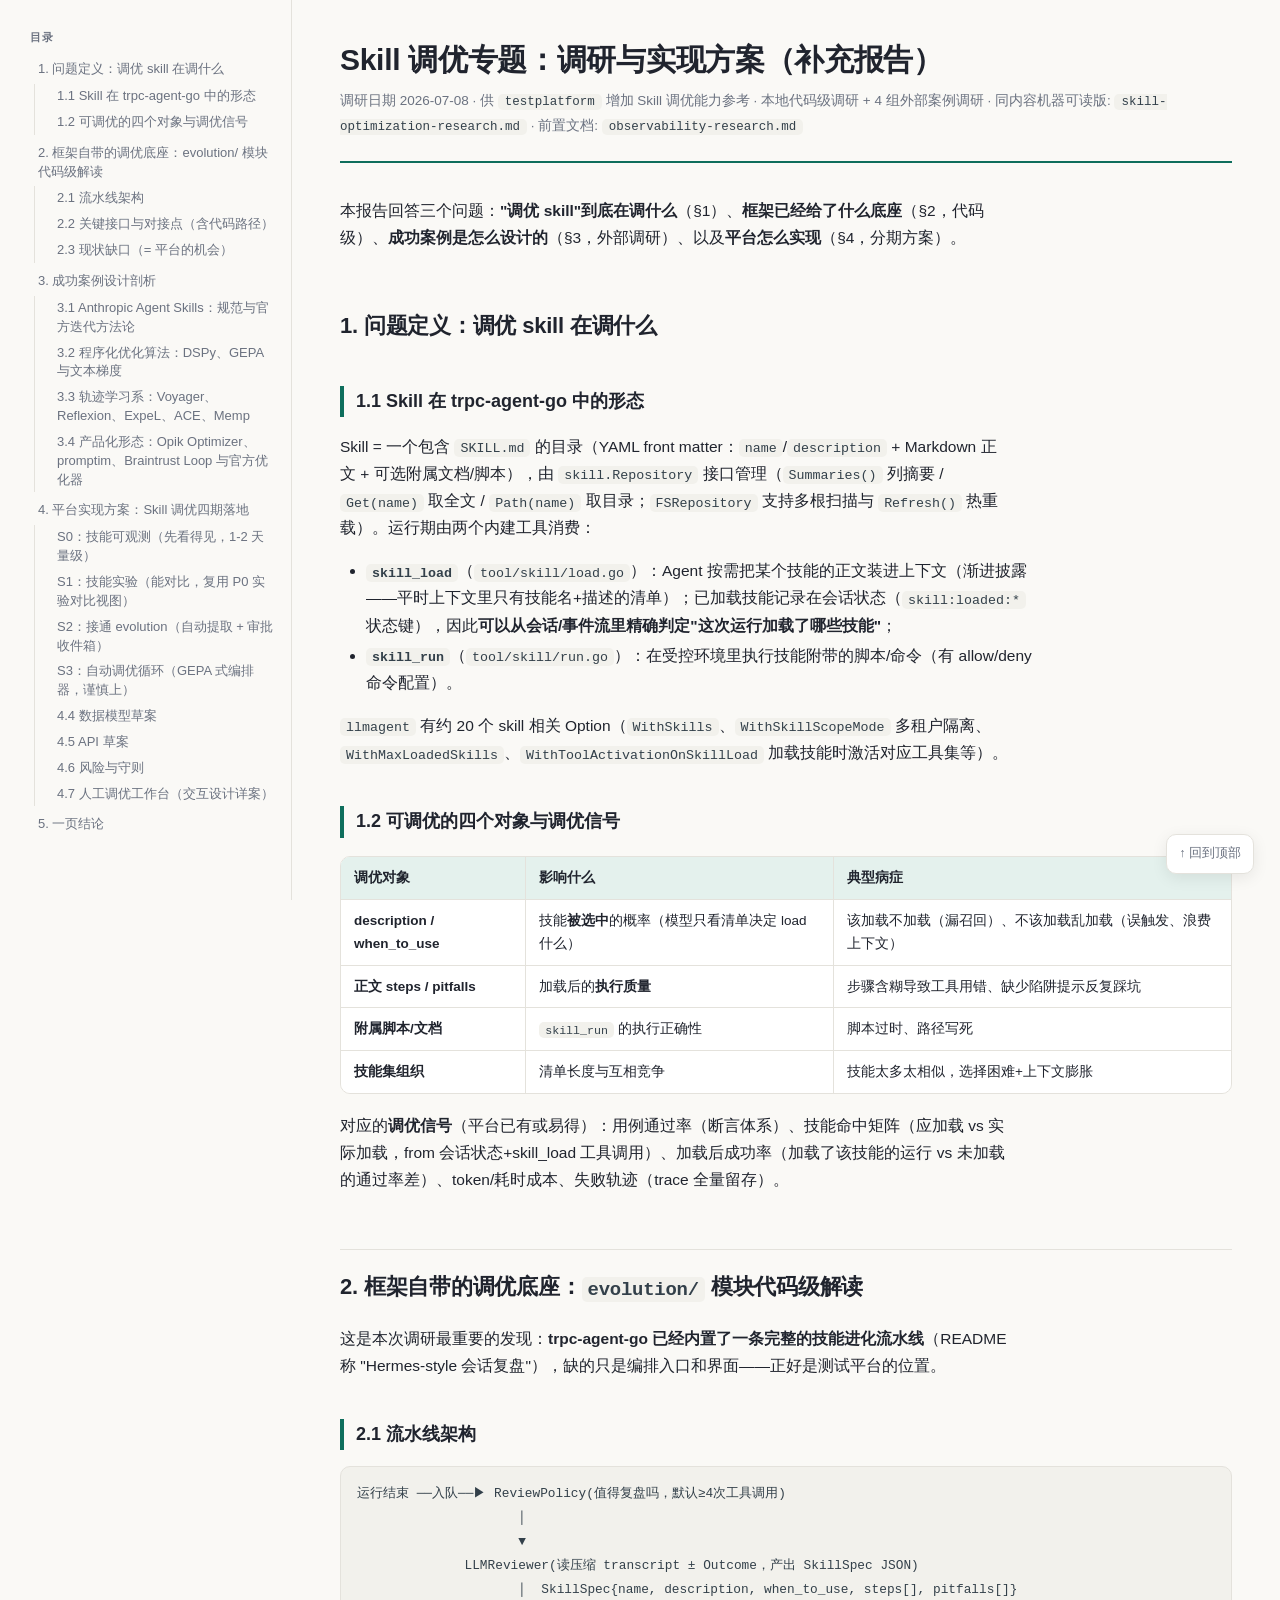
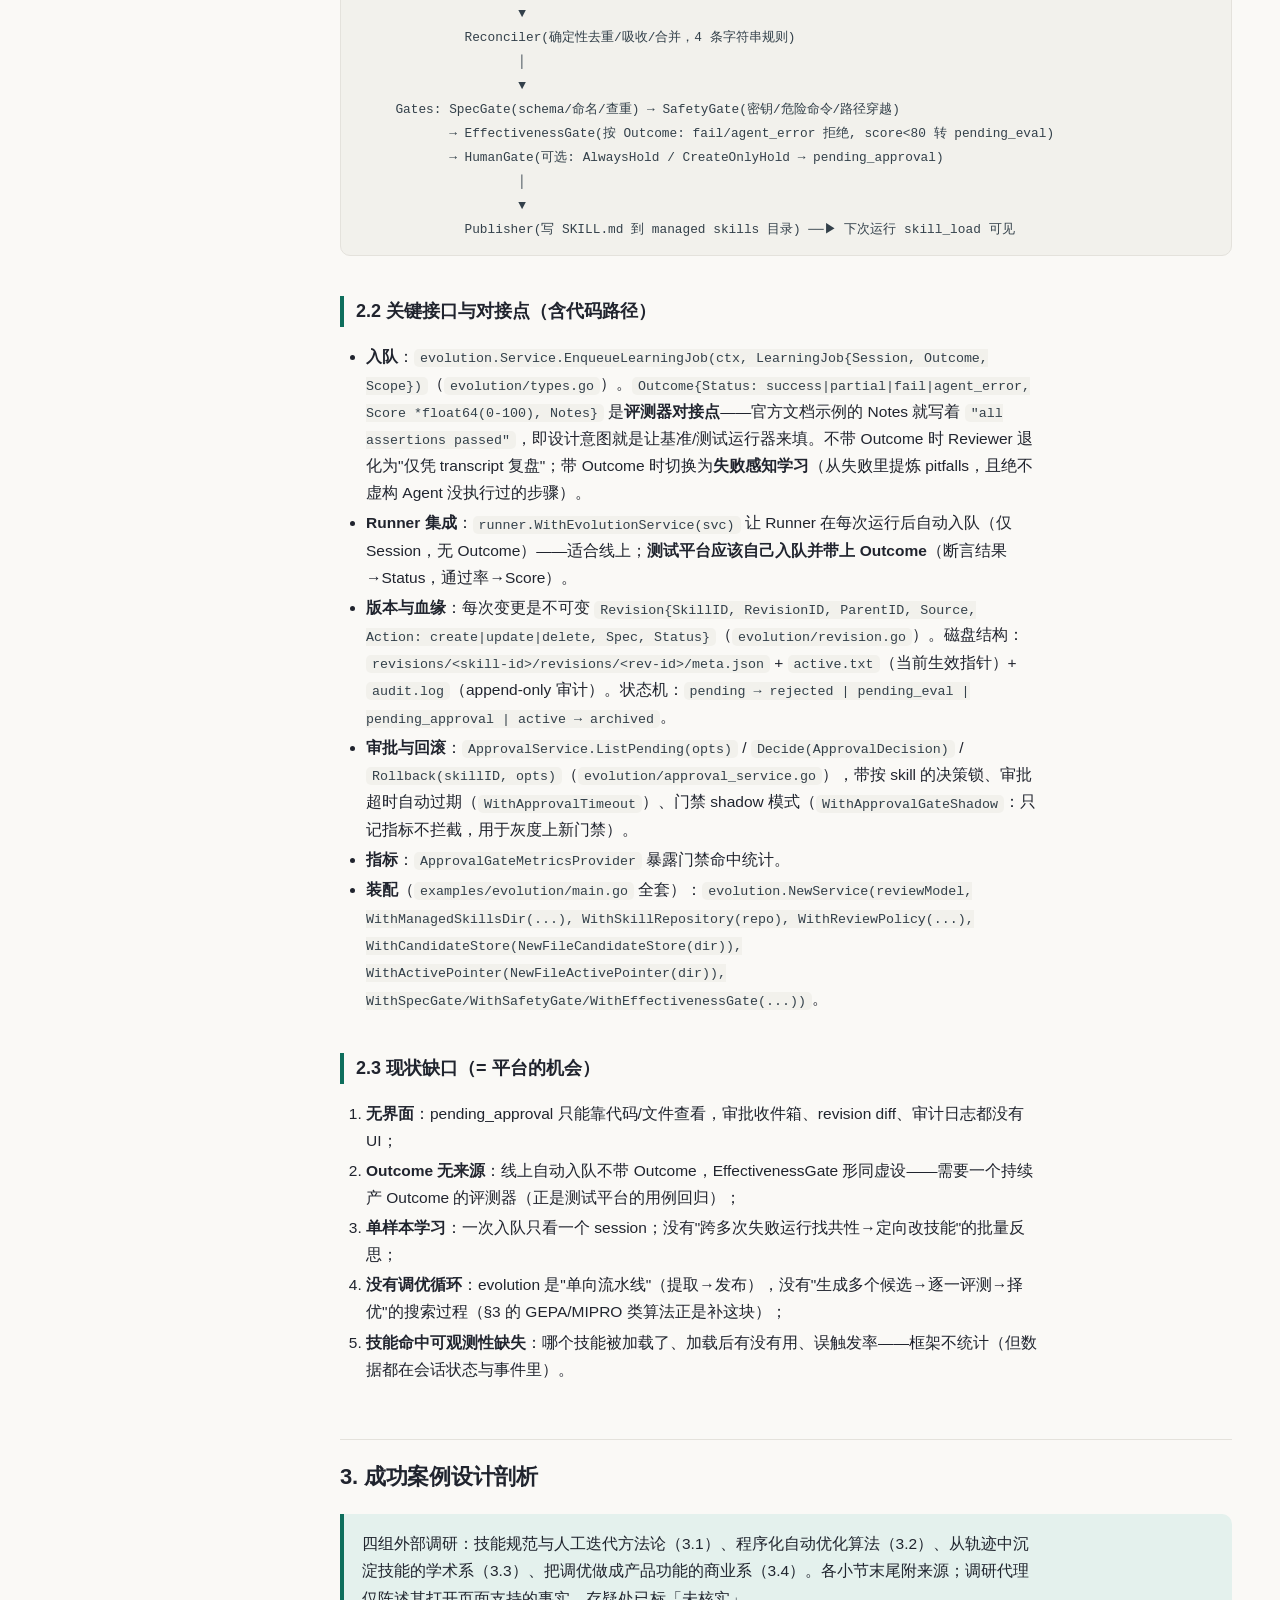
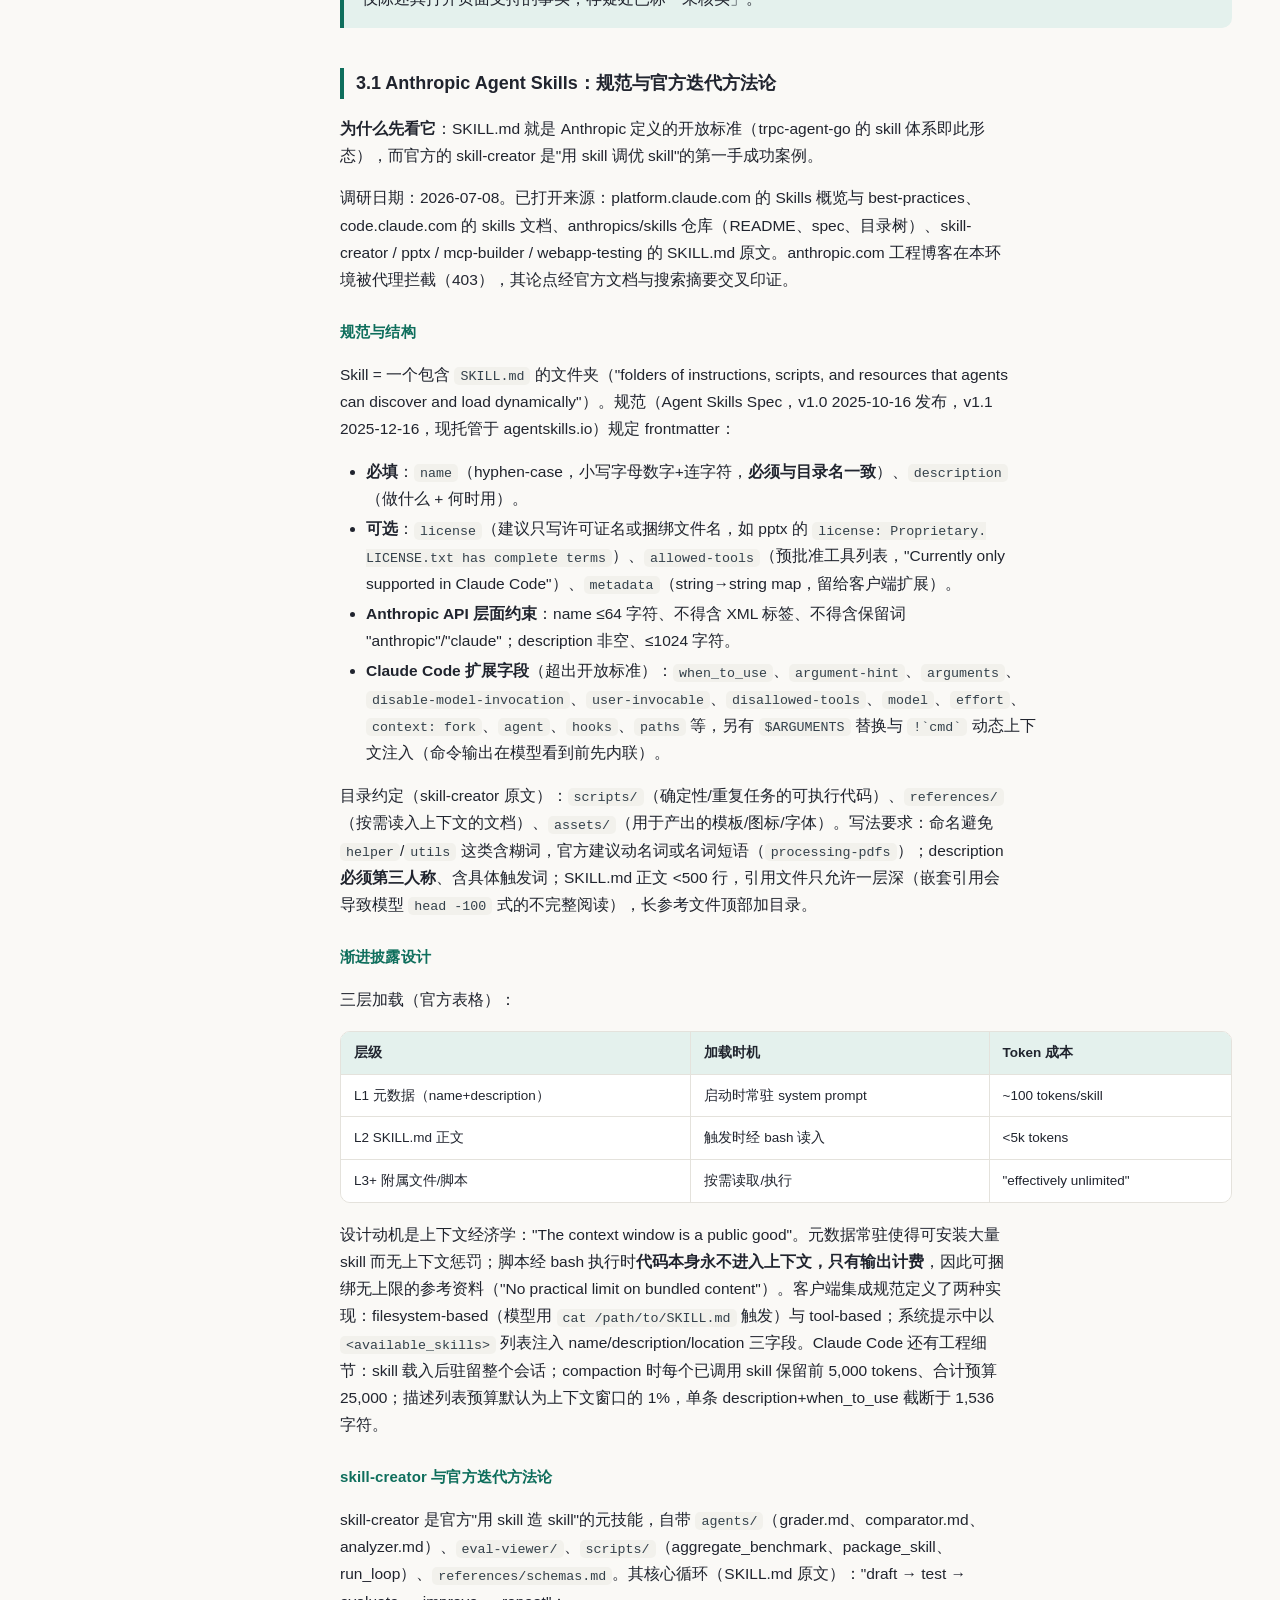
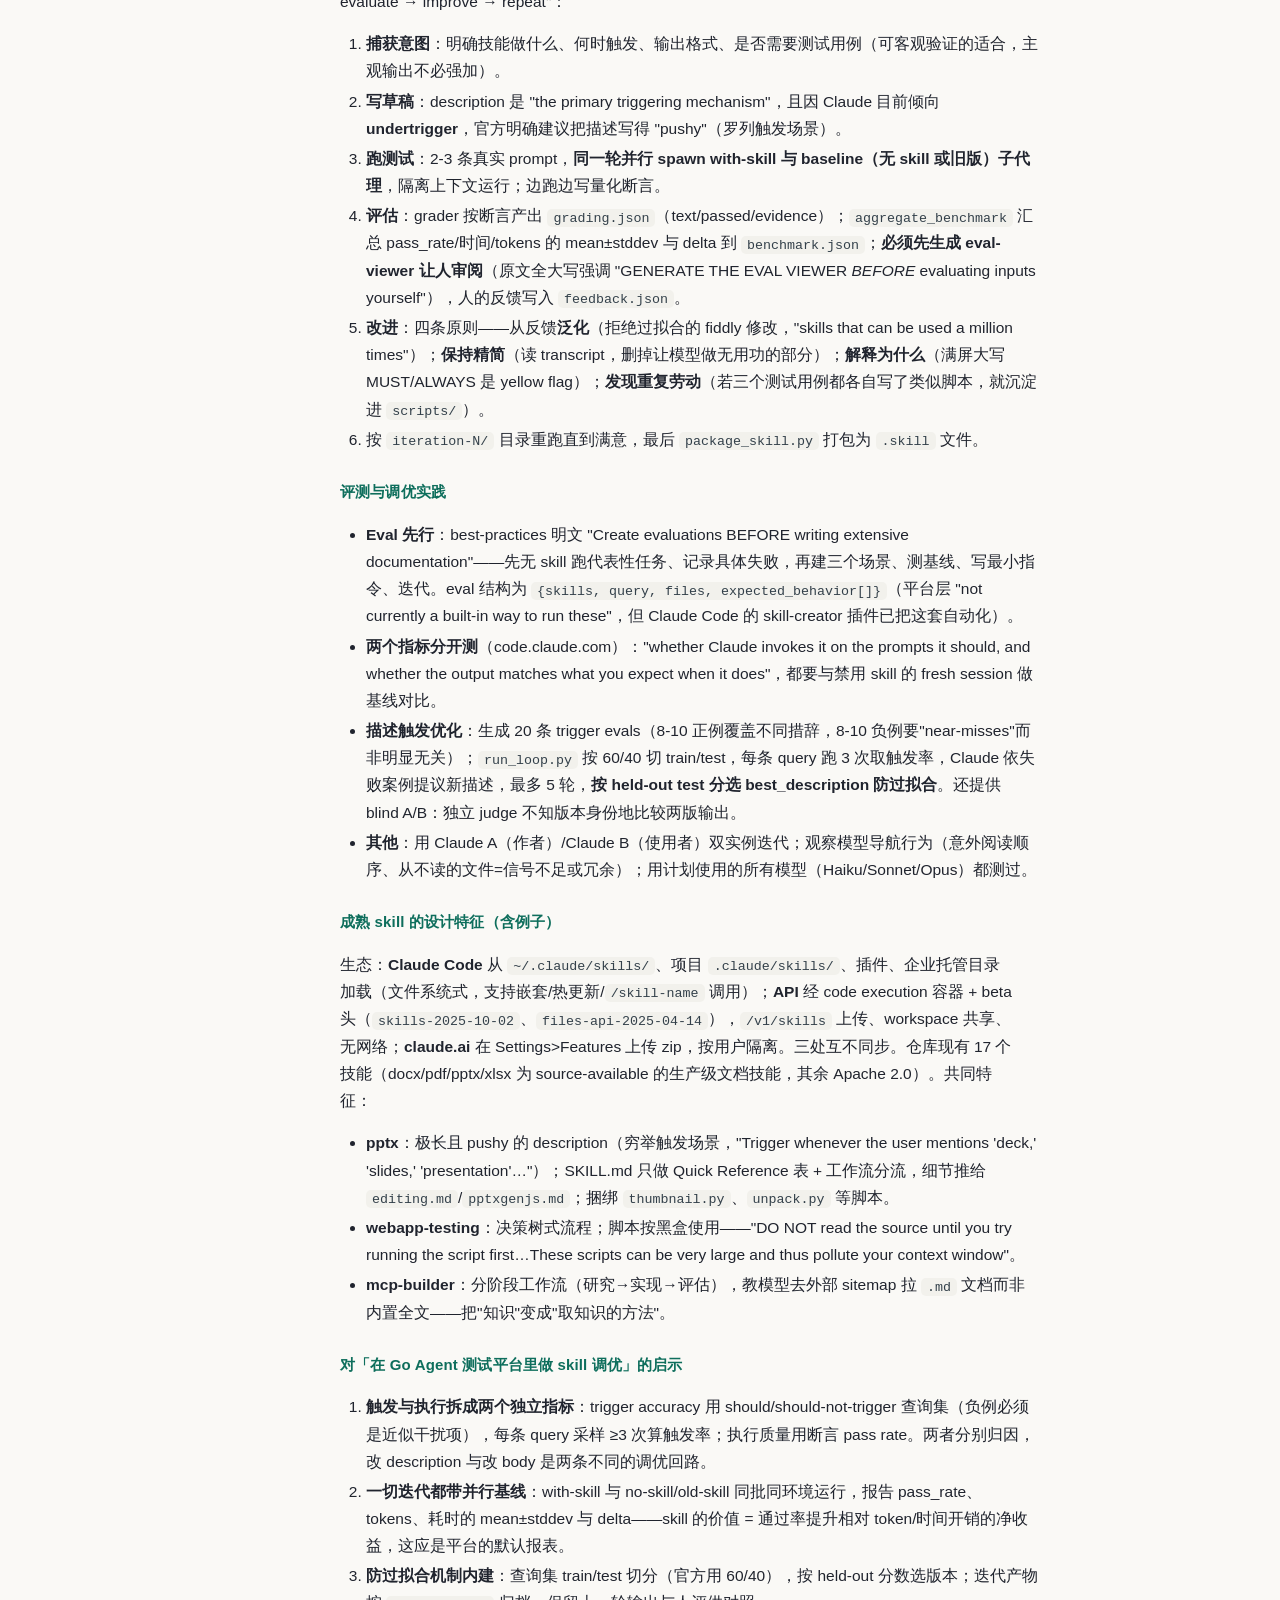
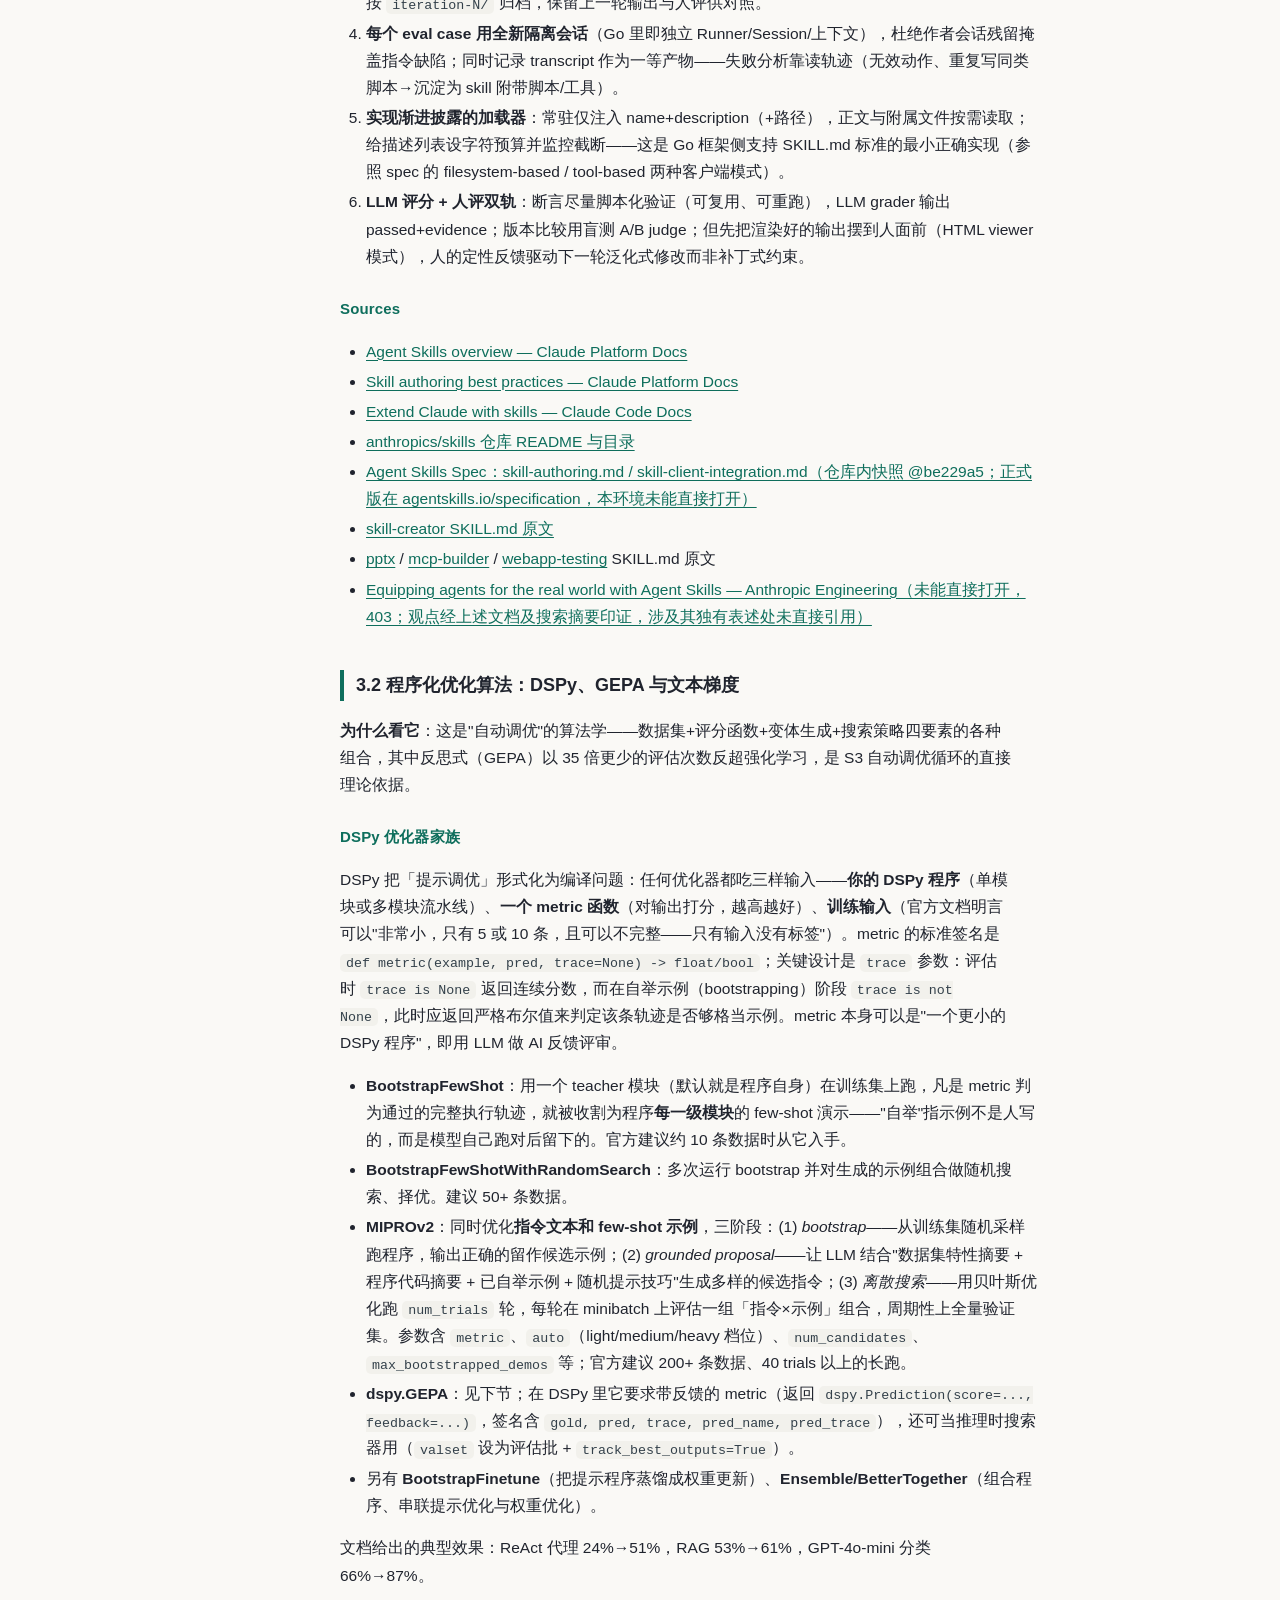
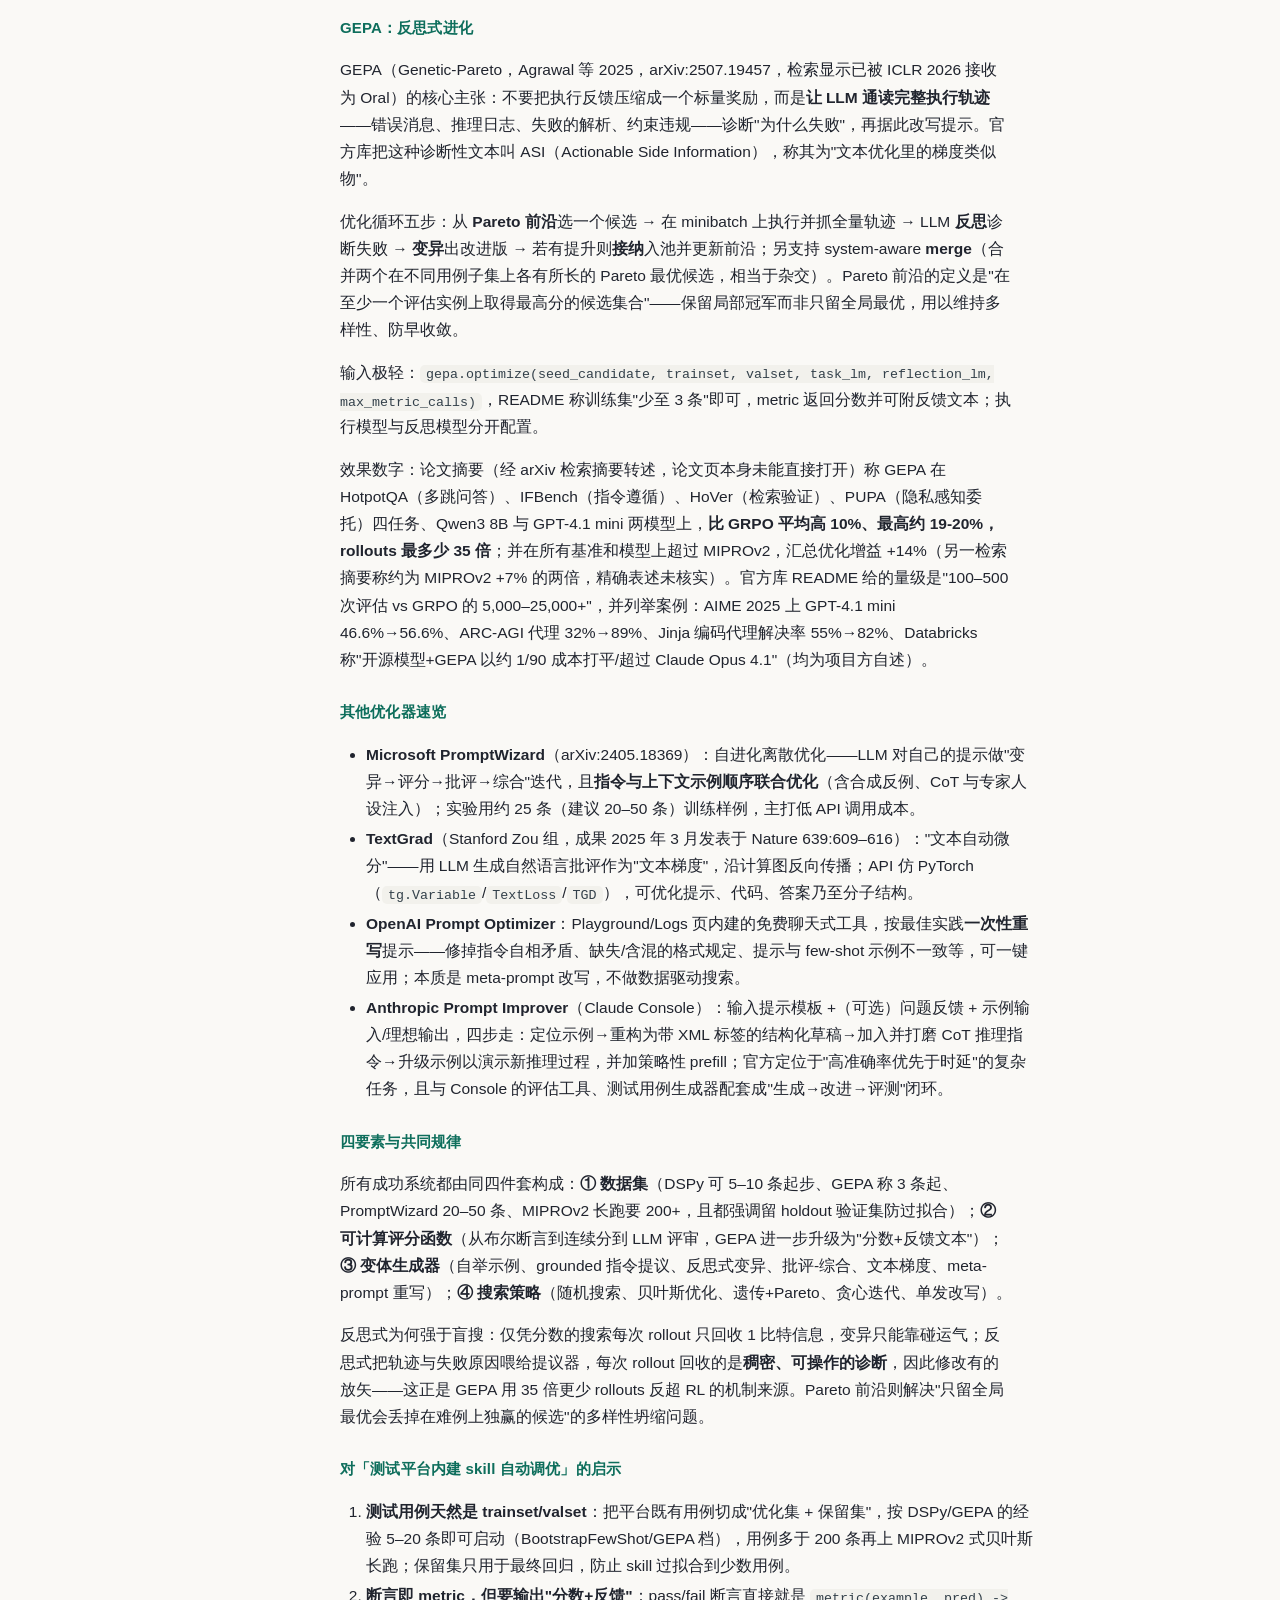
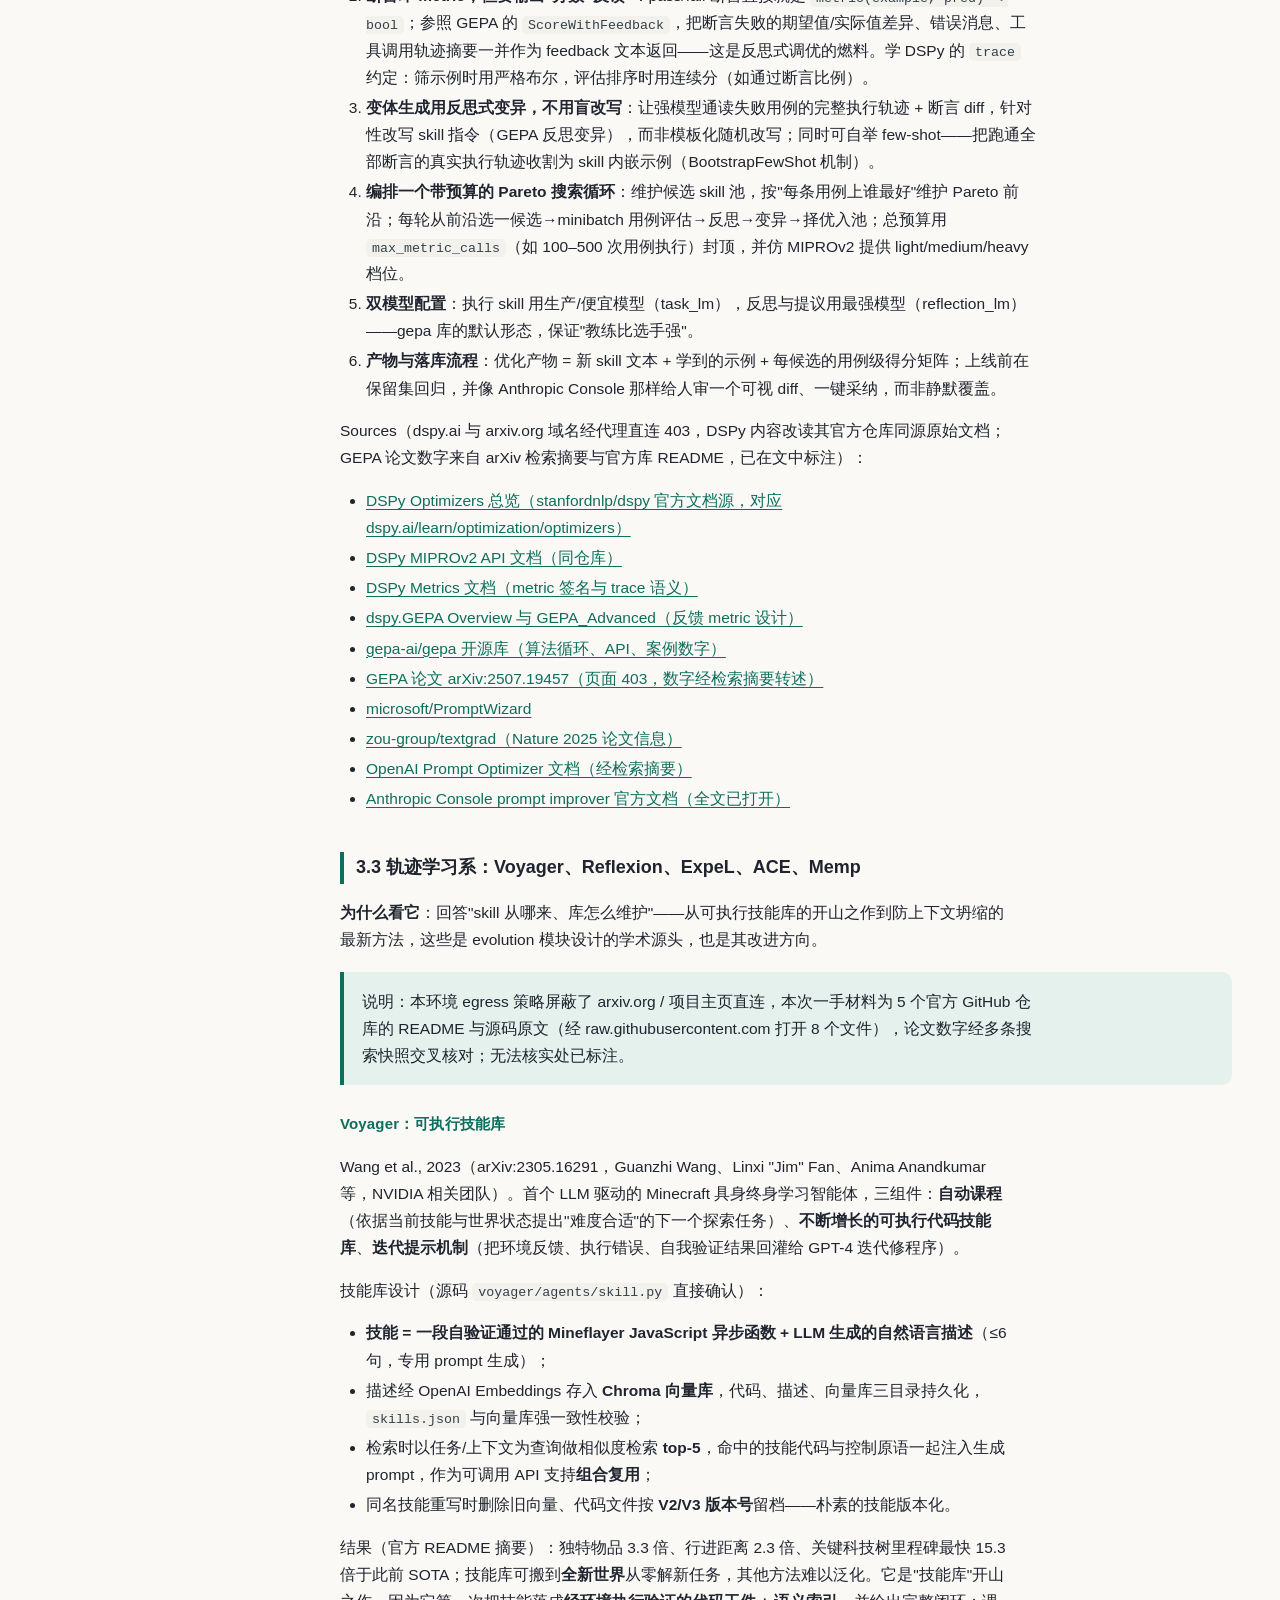
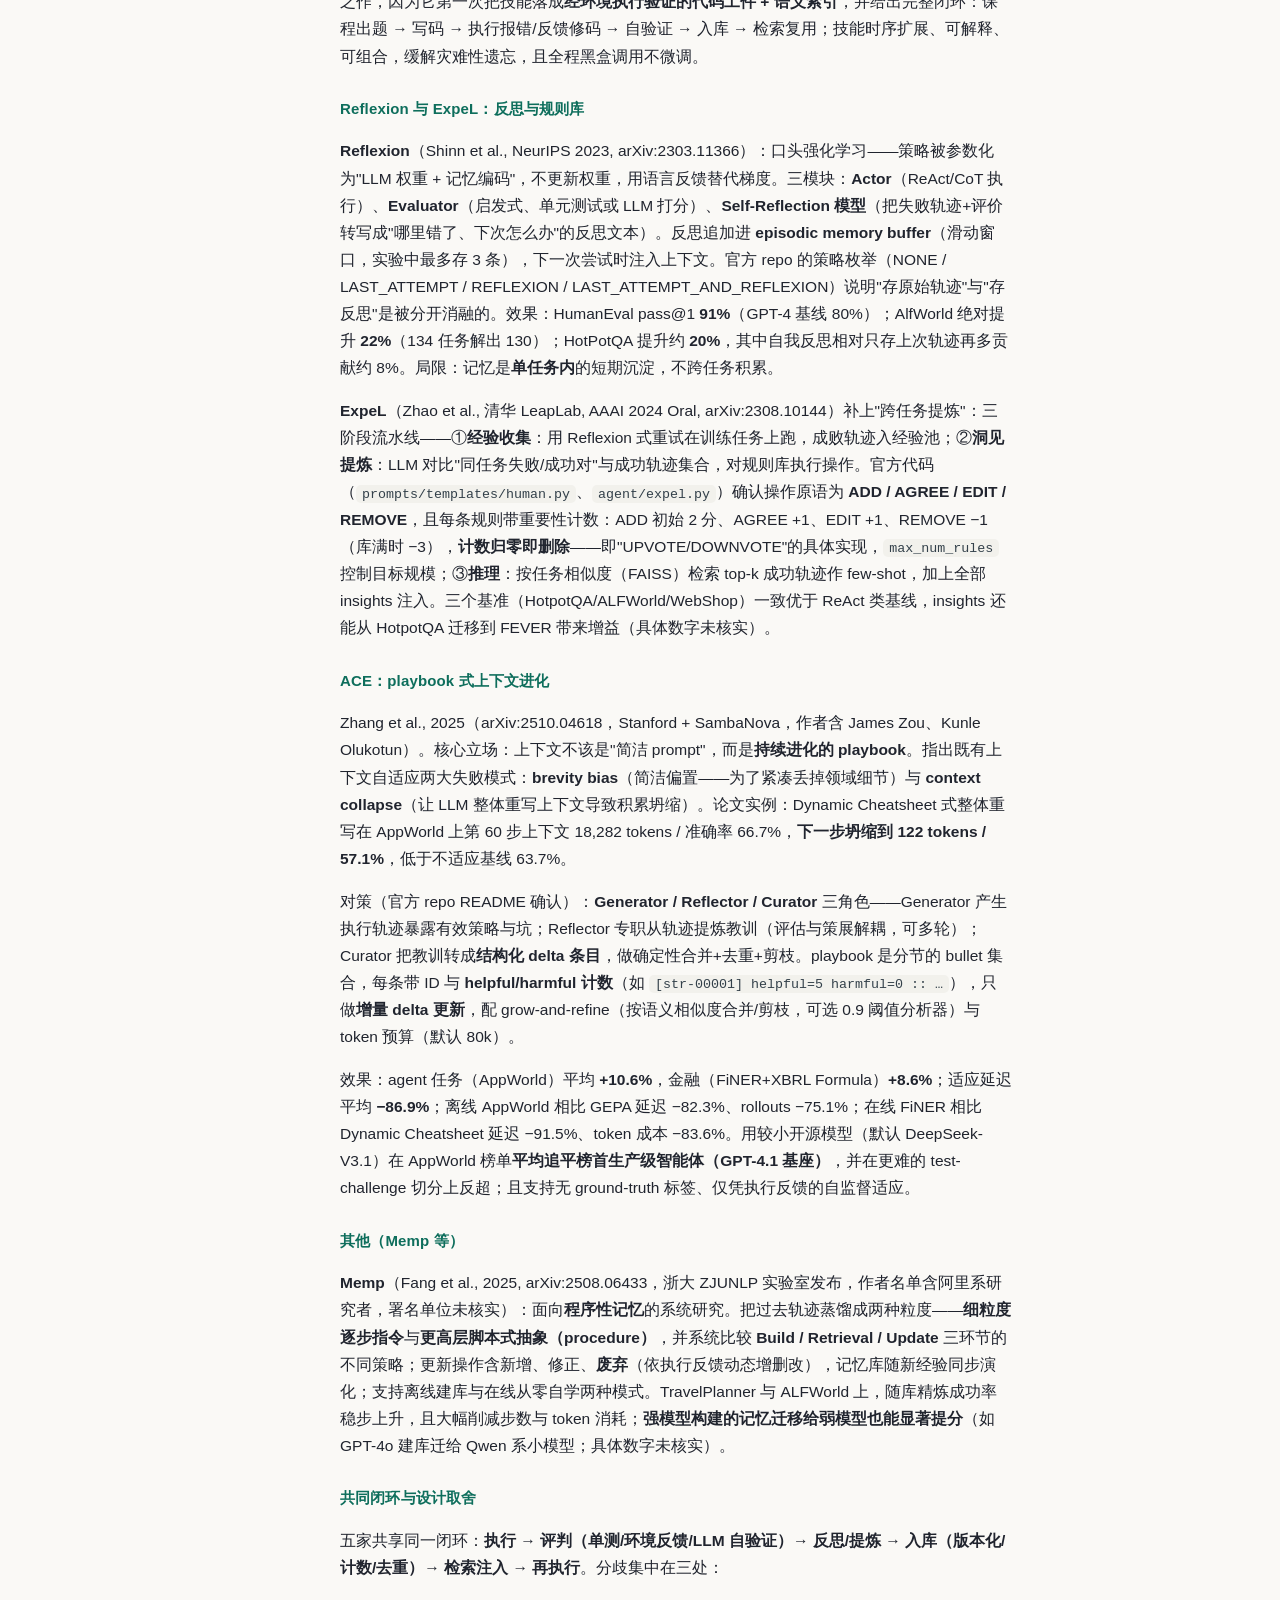
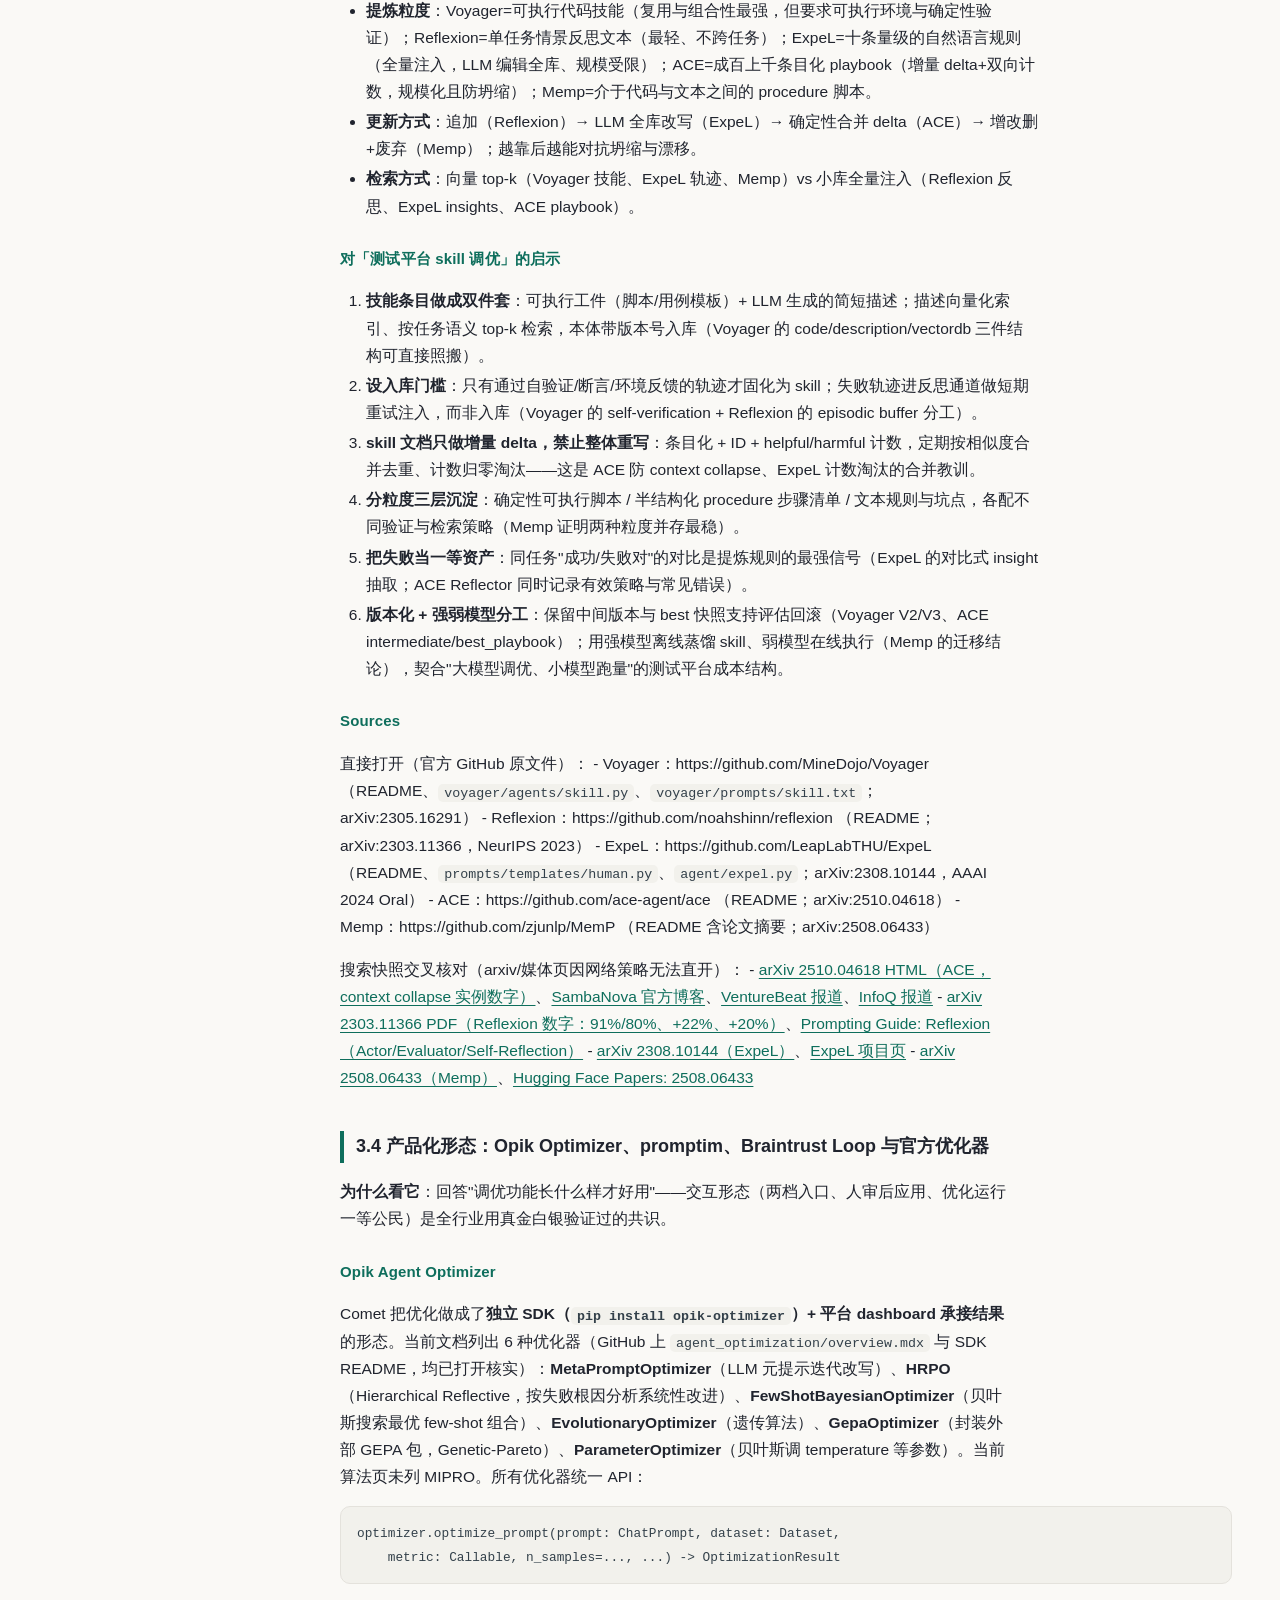
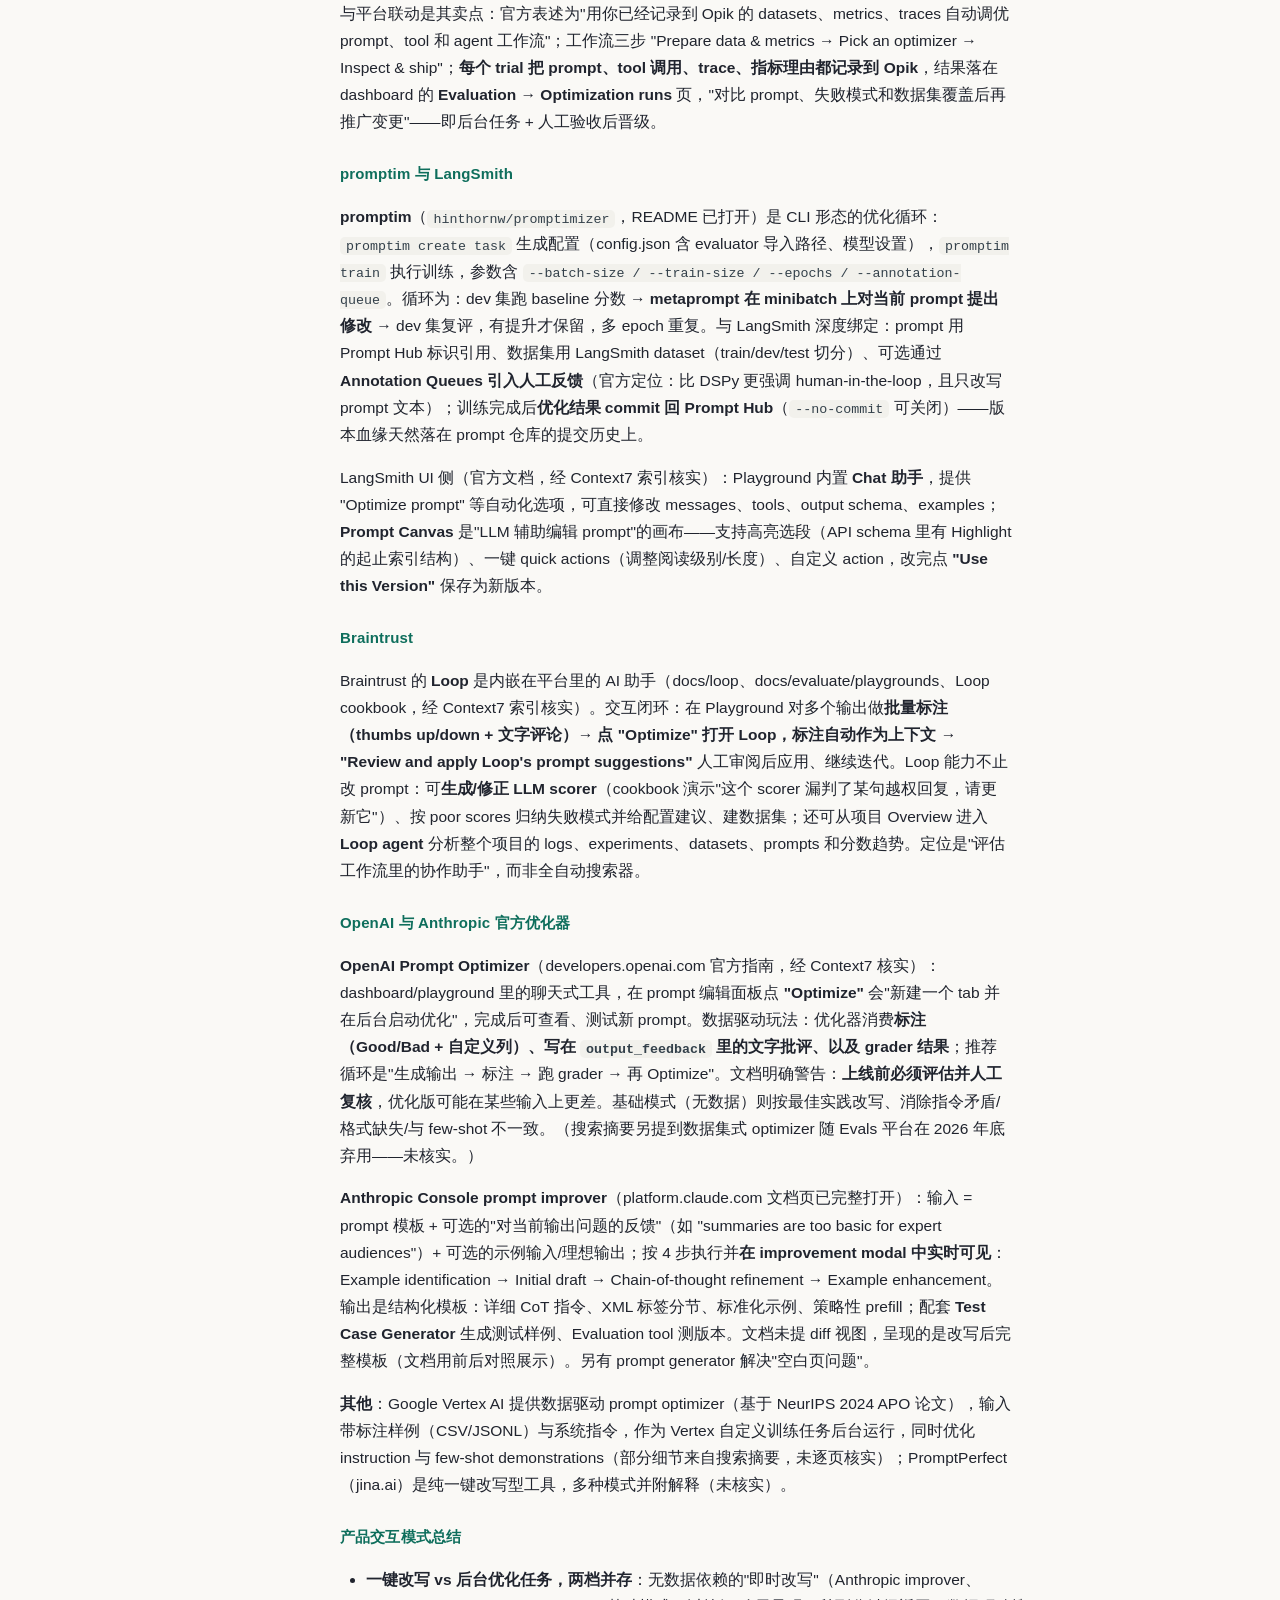
<file: testplatform/docs/skill-optimization-research.html>
<!DOCTYPE html>
<html lang="zh-CN">
<head>
<meta charset="utf-8">
<meta name="viewport" content="width=device-width, initial-scale=1">
<title>Skill 调优专题：调研与实现方案（补充报告）</title>
<style>
:root {
  --bg: #FAF9F6; --panel: #FFFFFF; --ink: #20242E; --muted: #6B7280;
  --accent: #0E6E5C; --accent-soft: #E4F1ED; --line: #E4E2DC;
  --code-bg: #F2F1EC; --code-ink: #33404A; --warn: #9A6A15;
  --mono: ui-monospace, SFMono-Regular, Consolas, "Liberation Mono", monospace;
}
@media (prefers-color-scheme: dark) {
  :root {
    --bg: #14161B; --panel: #1A1D24; --ink: #E4E7EE; --muted: #97A0B2;
    --accent: #4FBFA8; --accent-soft: #1E2C29; --line: #2A2E38;
    --code-bg: #1E2128; --code-ink: #C6CFDA; --warn: #D9A544;
  }
}
:root[data-theme="dark"] {
  --bg: #14161B; --panel: #1A1D24; --ink: #E4E7EE; --muted: #97A0B2;
  --accent: #4FBFA8; --accent-soft: #1E2C29; --line: #2A2E38;
  --code-bg: #1E2128; --code-ink: #C6CFDA; --warn: #D9A544;
}
:root[data-theme="light"] {
  --bg: #FAF9F6; --panel: #FFFFFF; --ink: #20242E; --muted: #6B7280;
  --accent: #0E6E5C; --accent-soft: #E4F1ED; --line: #E4E2DC;
  --code-bg: #F2F1EC; --code-ink: #33404A; --warn: #9A6A15;
}
* { box-sizing: border-box; }
html { scroll-behavior: smooth; }
body {
  margin: 0; background: var(--bg); color: var(--ink);
  font: 15.5px/1.75 -apple-system, "PingFang SC", "Hiragino Sans GB", "Microsoft YaHei", "Segoe UI", sans-serif;
}
.wrap { display: flex; max-width: 1360px; margin: 0 auto; }
nav.toc {
  width: 292px; flex: none; position: sticky; top: 0; align-self: flex-start;
  height: 100vh; overflow-y: auto; padding: 28px 8px 60px 20px;
  border-right: 1px solid var(--line); font-size: 13px;
}
nav.toc .toc-head { font-weight: 700; letter-spacing: .08em; font-size: 11px; color: var(--muted); text-transform: uppercase; margin: 0 0 10px 10px; }
nav.toc ul { list-style: none; margin: 0; padding: 0 0 0 10px; }
nav.toc ul ul { padding-left: 14px; border-left: 1px solid var(--line); margin: 2px 0 6px 4px; }
nav.toc li { margin: 1px 0; }
nav.toc a { color: var(--muted); text-decoration: none; display: block; padding: 3px 8px; border-radius: 6px; line-height: 1.45; }
nav.toc a:hover { color: var(--accent); background: var(--accent-soft); }
main {
  flex: 1; min-width: 0; padding: 40px 48px 120px;
}
header.doc-head { border-bottom: 2px solid var(--accent); padding-bottom: 22px; margin-bottom: 34px; }
header.doc-head h1 { font-size: 30px; line-height: 1.3; margin: 0 0 10px; letter-spacing: -0.01em; text-wrap: balance; }
header.doc-head .meta { color: var(--muted); font-size: 13.5px; }
header.doc-head .meta code { font-family: var(--mono); background: var(--code-bg); padding: 1px 7px; border-radius: 5px; font-size: 12.5px; }
h2 {
  font-size: 22px; margin: 56px 0 18px; padding-top: 18px;
  border-top: 1px solid var(--line); letter-spacing: -0.01em;
}
h2:first-of-type { border-top: none; padding-top: 0; }
h3 { font-size: 18px; margin: 40px 0 12px; color: var(--ink); }
h3 { padding-left: 12px; border-left: 4px solid var(--accent); }
h4 { font-size: 15px; margin: 26px 0 8px; color: var(--accent); letter-spacing: .01em; }
p, li { max-width: 78ch; }
main a { color: var(--accent); text-decoration-thickness: 1px; text-underline-offset: 3px; }
code { font-family: var(--mono); font-size: .86em; background: var(--code-bg); color: var(--code-ink); padding: 1.5px 6px; border-radius: 5px; }
pre { background: var(--code-bg); border: 1px solid var(--line); border-radius: 10px; padding: 14px 16px; overflow-x: auto; line-height: 1.55; }
pre code { background: none; padding: 0; font-size: 12.8px; }
blockquote {
  margin: 18px 0; padding: 10px 18px; border-left: 4px solid var(--accent);
  background: var(--accent-soft); border-radius: 0 10px 10px 0; color: var(--ink);
}
blockquote p { margin: 6px 0; }
.tablewrap { overflow-x: auto; margin: 18px 0; border: 1px solid var(--line); border-radius: 10px; }
table { border-collapse: collapse; width: 100%; font-size: 13.5px; background: var(--panel); }
th, td { border-bottom: 1px solid var(--line); padding: 9px 13px; text-align: left; vertical-align: top; }
td + td, th + th { border-left: 1px solid var(--line); }
th { background: var(--accent-soft); color: var(--ink); font-weight: 650; white-space: nowrap; position: sticky; top: 0; }
tr:last-child td { border-bottom: none; }
hr { border: none; border-top: 1px solid var(--line); margin: 44px 0; }
strong { font-weight: 650; }
li { margin: 3px 0; }
ul, ol { padding-left: 26px; }
.backtop {
  position: fixed; right: 26px; bottom: 26px; background: var(--panel);
  border: 1px solid var(--line); color: var(--muted); border-radius: 10px;
  padding: 8px 12px; font-size: 12.5px; text-decoration: none; box-shadow: 0 4px 16px rgba(0,0,0,.08);
}
.backtop:hover { color: var(--accent); border-color: var(--accent); }
@media (max-width: 1100px) {
  nav.toc { display: none; }
  main { padding: 28px 20px 90px; }
}
@media (prefers-reduced-motion: reduce) { html { scroll-behavior: auto; } }
img{max-width:100%;border:1px solid var(--line);border-radius:10px;margin:14px 0}
</style>
</head>
<body>
<div class="wrap">
  <nav class="toc">
    <div class="toc-head">目录</div>
    <div class="toc">
<ul>
<li><a href="#1-skill">1. 问题定义：调优 skill 在调什么</a><ul>
<li><a href="#11-skill-trpc-agent-go">1.1 Skill 在 trpc-agent-go 中的形态</a></li>
<li><a href="#12">1.2 可调优的四个对象与调优信号</a></li>
</ul>
</li>
<li><a href="#2-evolution">2. 框架自带的调优底座：evolution/ 模块代码级解读</a><ul>
<li><a href="#21">2.1 流水线架构</a></li>
<li><a href="#22">2.2 关键接口与对接点（含代码路径）</a></li>
<li><a href="#23">2.3 现状缺口（= 平台的机会）</a></li>
</ul>
</li>
<li><a href="#3">3. 成功案例设计剖析</a><ul>
<li><a href="#31-anthropic-agent-skills">3.1 Anthropic Agent Skills：规范与官方迭代方法论</a></li>
<li><a href="#32-dspygepa">3.2 程序化优化算法：DSPy、GEPA 与文本梯度</a></li>
<li><a href="#33-voyagerreflexionexpelacememp">3.3 轨迹学习系：Voyager、Reflexion、ExpeL、ACE、Memp</a></li>
<li><a href="#34-opik-optimizerpromptimbraintrust-loop">3.4 产品化形态：Opik Optimizer、promptim、Braintrust Loop 与官方优化器</a></li>
</ul>
</li>
<li><a href="#4-skill">4. 平台实现方案：Skill 调优四期落地</a><ul>
<li><a href="#s01-2">S0：技能可观测（先看得见，1-2 天量级）</a></li>
<li><a href="#s1-p0">S1：技能实验（能对比，复用 P0 实验对比视图）</a></li>
<li><a href="#s2-evolution">S2：接通 evolution（自动提取 + 审批收件箱）</a></li>
<li><a href="#s3gepa">S3：自动调优循环（GEPA 式编排器，谨慎上）</a></li>
<li><a href="#44">4.4 数据模型草案</a></li>
<li><a href="#45-api">4.5 API 草案</a></li>
<li><a href="#46">4.6 风险与守则</a></li>
<li><a href="#47">4.7 人工调优工作台（交互设计详案）</a></li>
</ul>
</li>
<li><a href="#5">5. 一页结论</a></li>
</ul>
</div>

  </nav>
  <main id="top">
    <header class="doc-head">
      <h1>Skill 调优专题：调研与实现方案（补充报告）</h1>
      <div class="meta">调研日期 2026-07-08 · 供 <code>testplatform</code> 增加 Skill 调优能力参考 · 本地代码级调研 + 4 组外部案例调研 · 同内容机器可读版: <code>skill-optimization-research.md</code> · 前置文档: <code>observability-research.md</code></div>
    </header>
    
<p>本报告回答三个问题：<strong>"调优 skill"到底在调什么</strong>（§1）、<strong>框架已经给了什么底座</strong>（§2，代码级）、<strong>成功案例是怎么设计的</strong>（§3，外部调研）、以及<strong>平台怎么实现</strong>（§4，分期方案）。</p>
<h2 id="1-skill">1. 问题定义：调优 skill 在调什么</h2>
<h3 id="11-skill-trpc-agent-go">1.1 Skill 在 trpc-agent-go 中的形态</h3>
<p>Skill = 一个包含 <code>SKILL.md</code> 的目录（YAML front matter：<code>name</code>/<code>description</code> + Markdown 正文 + 可选附属文档/脚本），由 <code>skill.Repository</code> 接口管理（<code>Summaries()</code> 列摘要 / <code>Get(name)</code> 取全文 / <code>Path(name)</code> 取目录；<code>FSRepository</code> 支持多根扫描与 <code>Refresh()</code> 热重载）。运行期由两个内建工具消费：</p>
<ul>
<li><strong><code>skill_load</code></strong>（<code>tool/skill/load.go</code>）：Agent 按需把某个技能的正文装进上下文（渐进披露——平时上下文里只有技能名+描述的清单）；已加载技能记录在会话状态（<code>skill:loaded:*</code> 状态键），因此<strong>可以从会话/事件流里精确判定"这次运行加载了哪些技能"</strong>；</li>
<li><strong><code>skill_run</code></strong>（<code>tool/skill/run.go</code>）：在受控环境里执行技能附带的脚本/命令（有 allow/deny 命令配置）。</li>
</ul>
<p><code>llmagent</code> 有约 20 个 skill 相关 Option（<code>WithSkills</code>、<code>WithSkillScopeMode</code> 多租户隔离、<code>WithMaxLoadedSkills</code>、<code>WithToolActivationOnSkillLoad</code> 加载技能时激活对应工具集等）。</p>
<h3 id="12">1.2 可调优的四个对象与调优信号</h3>
<div class="tablewrap"><table>
<thead>
<tr>
<th>调优对象</th>
<th>影响什么</th>
<th>典型病症</th>
</tr>
</thead>
<tbody>
<tr>
<td><strong>description / when_to_use</strong></td>
<td>技能<strong>被选中</strong>的概率（模型只看清单决定 load 什么）</td>
<td>该加载不加载（漏召回）、不该加载乱加载（误触发、浪费上下文）</td>
</tr>
<tr>
<td><strong>正文 steps / pitfalls</strong></td>
<td>加载后的<strong>执行质量</strong></td>
<td>步骤含糊导致工具用错、缺少陷阱提示反复踩坑</td>
</tr>
<tr>
<td><strong>附属脚本/文档</strong></td>
<td><code>skill_run</code> 的执行正确性</td>
<td>脚本过时、路径写死</td>
</tr>
<tr>
<td><strong>技能集组织</strong></td>
<td>清单长度与互相竞争</td>
<td>技能太多太相似，选择困难+上下文膨胀</td>
</tr>
</tbody>
</table></div>
<p>对应的<strong>调优信号</strong>（平台已有或易得）：用例通过率（断言体系）、技能命中矩阵（应加载 vs 实际加载，from 会话状态+skill_load 工具调用）、加载后成功率（加载了该技能的运行 vs 未加载的通过率差）、token/耗时成本、失败轨迹（trace 全量留存）。</p>
<h2 id="2-evolution">2. 框架自带的调优底座：<code>evolution/</code> 模块代码级解读</h2>
<p>这是本次调研最重要的发现：<strong>trpc-agent-go 已经内置了一条完整的技能进化流水线</strong>（README 称 "Hermes-style 会话复盘"），缺的只是编排入口和界面——正好是测试平台的位置。</p>
<h3 id="21">2.1 流水线架构</h3>
<pre><code>运行结束 ──入队──▶ ReviewPolicy(值得复盘吗，默认≥4次工具调用)
                     │
                     ▼
              LLMReviewer(读压缩 transcript ± Outcome，产出 SkillSpec JSON)
                     │  SkillSpec{name, description, when_to_use, steps[], pitfalls[]}
                     ▼
              Reconciler(确定性去重/吸收/合并，4 条字符串规则)
                     │
                     ▼
     Gates: SpecGate(schema/命名/查重) → SafetyGate(密钥/危险命令/路径穿越)
            → EffectivenessGate(按 Outcome: fail/agent_error 拒绝, score&lt;80 转 pending_eval)
            → HumanGate(可选: AlwaysHold / CreateOnlyHold → pending_approval)
                     │
                     ▼
              Publisher(写 SKILL.md 到 managed skills 目录) ──▶ 下次运行 skill_load 可见
</code></pre>
<h3 id="22">2.2 关键接口与对接点（含代码路径）</h3>
<ul>
<li><strong>入队</strong>：<code>evolution.Service.EnqueueLearningJob(ctx, LearningJob{Session, Outcome, Scope})</code>（<code>evolution/types.go</code>）。<code>Outcome{Status: success|partial|fail|agent_error, Score *float64(0-100), Notes}</code> 是<strong>评测器对接点</strong>——官方文档示例的 Notes 就写着 <code>"all assertions passed"</code>，即设计意图就是让基准/测试运行器来填。不带 Outcome 时 Reviewer 退化为"仅凭 transcript 复盘"；带 Outcome 时切换为<strong>失败感知学习</strong>（从失败里提炼 pitfalls，且绝不虚构 Agent 没执行过的步骤）。</li>
<li><strong>Runner 集成</strong>：<code>runner.WithEvolutionService(svc)</code> 让 Runner 在每次运行后自动入队（仅 Session，无 Outcome）——适合线上；<strong>测试平台应该自己入队并带上 Outcome</strong>（断言结果→Status，通过率→Score）。</li>
<li><strong>版本与血缘</strong>：每次变更是不可变 <code>Revision{SkillID, RevisionID, ParentID, Source, Action: create|update|delete, Spec, Status}</code>（<code>evolution/revision.go</code>）。磁盘结构：<code>revisions/&lt;skill-id&gt;/revisions/&lt;rev-id&gt;/meta.json</code> + <code>active.txt</code>（当前生效指针）+ <code>audit.log</code>（append-only 审计）。状态机：<code>pending → rejected | pending_eval | pending_approval | active → archived</code>。</li>
<li><strong>审批与回滚</strong>：<code>ApprovalService.ListPending(opts)</code> / <code>Decide(ApprovalDecision)</code> / <code>Rollback(skillID, opts)</code>（<code>evolution/approval_service.go</code>），带按 skill 的决策锁、审批超时自动过期（<code>WithApprovalTimeout</code>）、门禁 shadow 模式（<code>WithApprovalGateShadow</code>：只记指标不拦截，用于灰度上新门禁）。</li>
<li><strong>指标</strong>：<code>ApprovalGateMetricsProvider</code> 暴露门禁命中统计。</li>
<li><strong>装配</strong>（<code>examples/evolution/main.go</code> 全套）：<code>evolution.NewService(reviewModel, WithManagedSkillsDir(...), WithSkillRepository(repo), WithReviewPolicy(...), WithCandidateStore(NewFileCandidateStore(dir)), WithActivePointer(NewFileActivePointer(dir)), WithSpecGate/WithSafetyGate/WithEffectivenessGate(...))</code>。</li>
</ul>
<h3 id="23">2.3 现状缺口（= 平台的机会）</h3>
<ol>
<li><strong>无界面</strong>：pending_approval 只能靠代码/文件查看，审批收件箱、revision diff、审计日志都没有 UI；</li>
<li><strong>Outcome 无来源</strong>：线上自动入队不带 Outcome，EffectivenessGate 形同虚设——需要一个持续产 Outcome 的评测器（正是测试平台的用例回归）；</li>
<li><strong>单样本学习</strong>：一次入队只看一个 session；没有"跨多次失败运行找共性→定向改技能"的批量反思；</li>
<li><strong>没有调优循环</strong>：evolution 是"单向流水线"（提取→发布），没有"生成多个候选→逐一评测→择优"的搜索过程（§3 的 GEPA/MIPRO 类算法正是补这块）；</li>
<li><strong>技能命中可观测性缺失</strong>：哪个技能被加载了、加载后有没有用、误触发率——框架不统计（但数据都在会话状态与事件里）。</li>
</ol>
<h2 id="3">3. 成功案例设计剖析</h2>
<blockquote>
<p>四组外部调研：技能规范与人工迭代方法论（3.1）、程序化自动优化算法（3.2）、从轨迹中沉淀技能的学术系（3.3）、把调优做成产品功能的商业系（3.4）。各小节末尾附来源；调研代理仅陈述其打开页面支持的事实，存疑处已标「未核实」。</p>
</blockquote>
<h3 id="31-anthropic-agent-skills">3.1 Anthropic Agent Skills：规范与官方迭代方法论</h3>
<p><strong>为什么先看它</strong>：SKILL.md 就是 Anthropic 定义的开放标准（trpc-agent-go 的 skill 体系即此形态），而官方的 skill-creator 是"用 skill 调优 skill"的第一手成功案例。</p>
<p>调研日期：2026-07-08。已打开来源：platform.claude.com 的 Skills 概览与 best-practices、code.claude.com 的 skills 文档、anthropics/skills 仓库（README、spec、目录树）、skill-creator / pptx / mcp-builder / webapp-testing 的 SKILL.md 原文。anthropic.com 工程博客在本环境被代理拦截（403），其论点经官方文档与搜索摘要交叉印证。</p>
<h4 id="_1">规范与结构</h4>
<p>Skill = 一个包含 <code>SKILL.md</code> 的文件夹（"folders of instructions, scripts, and resources that agents can discover and load dynamically"）。规范（Agent Skills Spec，v1.0 2025-10-16 发布，v1.1 2025-12-16，现托管于 agentskills.io）规定 frontmatter：</p>
<ul>
<li><strong>必填</strong>：<code>name</code>（hyphen-case，小写字母数字+连字符，<strong>必须与目录名一致</strong>）、<code>description</code>（做什么 + 何时用）。</li>
<li><strong>可选</strong>：<code>license</code>（建议只写许可证名或捆绑文件名，如 pptx 的 <code>license: Proprietary. LICENSE.txt has complete terms</code>）、<code>allowed-tools</code>（预批准工具列表，"Currently only supported in Claude Code"）、<code>metadata</code>（string→string map，留给客户端扩展）。</li>
<li><strong>Anthropic API 层面约束</strong>：name ≤64 字符、不得含 XML 标签、不得含保留词 "anthropic"/"claude"；description 非空、≤1024 字符。</li>
<li><strong>Claude Code 扩展字段</strong>（超出开放标准）：<code>when_to_use</code>、<code>argument-hint</code>、<code>arguments</code>、<code>disable-model-invocation</code>、<code>user-invocable</code>、<code>disallowed-tools</code>、<code>model</code>、<code>effort</code>、<code>context: fork</code>、<code>agent</code>、<code>hooks</code>、<code>paths</code> 等，另有 <code>$ARGUMENTS</code> 替换与 <code>!`cmd`</code> 动态上下文注入（命令输出在模型看到前先内联）。</li>
</ul>
<p>目录约定（skill-creator 原文）：<code>scripts/</code>（确定性/重复任务的可执行代码）、<code>references/</code>（按需读入上下文的文档）、<code>assets/</code>（用于产出的模板/图标/字体）。写法要求：命名避免 <code>helper</code>/<code>utils</code> 这类含糊词，官方建议动名词或名词短语（<code>processing-pdfs</code>）；description <strong>必须第三人称</strong>、含具体触发词；SKILL.md 正文 &lt;500 行，引用文件只允许一层深（嵌套引用会导致模型 <code>head -100</code> 式的不完整阅读），长参考文件顶部加目录。</p>
<h4 id="_2">渐进披露设计</h4>
<p>三层加载（官方表格）：</p>
<div class="tablewrap"><table>
<thead>
<tr>
<th>层级</th>
<th>加载时机</th>
<th>Token 成本</th>
</tr>
</thead>
<tbody>
<tr>
<td>L1 元数据（name+description）</td>
<td>启动时常驻 system prompt</td>
<td>~100 tokens/skill</td>
</tr>
<tr>
<td>L2 SKILL.md 正文</td>
<td>触发时经 bash 读入</td>
<td>&lt;5k tokens</td>
</tr>
<tr>
<td>L3+ 附属文件/脚本</td>
<td>按需读取/执行</td>
<td>"effectively unlimited"</td>
</tr>
</tbody>
</table></div>
<p>设计动机是上下文经济学："The context window is a public good"。元数据常驻使得可安装大量 skill 而无上下文惩罚；脚本经 bash 执行时<strong>代码本身永不进入上下文，只有输出计费</strong>，因此可捆绑无上限的参考资料（"No practical limit on bundled content"）。客户端集成规范定义了两种实现：filesystem-based（模型用 <code>cat /path/to/SKILL.md</code> 触发）与 tool-based；系统提示中以 <code>&lt;available_skills&gt;</code> 列表注入 name/description/location 三字段。Claude Code 还有工程细节：skill 载入后驻留整个会话；compaction 时每个已调用 skill 保留前 5,000 tokens、合计预算 25,000；描述列表预算默认为上下文窗口的 1%，单条 description+when_to_use 截断于 1,536 字符。</p>
<h4 id="skill-creator">skill-creator 与官方迭代方法论</h4>
<p>skill-creator 是官方"用 skill 造 skill"的元技能，自带 <code>agents/</code>（grader.md、comparator.md、analyzer.md）、<code>eval-viewer/</code>、<code>scripts/</code>（aggregate_benchmark、package_skill、run_loop）、<code>references/schemas.md</code>。其核心循环（SKILL.md 原文）："draft → test → evaluate → improve → repeat"：</p>
<ol>
<li><strong>捕获意图</strong>：明确技能做什么、何时触发、输出格式、是否需要测试用例（可客观验证的适合，主观输出不必强加）。</li>
<li><strong>写草稿</strong>：description 是 "the primary triggering mechanism"，且因 Claude 目前倾向 <strong>undertrigger</strong>，官方明确建议把描述写得 "pushy"（罗列触发场景）。</li>
<li><strong>跑测试</strong>：2-3 条真实 prompt，<strong>同一轮并行 spawn with-skill 与 baseline（无 skill 或旧版）子代理</strong>，隔离上下文运行；边跑边写量化断言。</li>
<li><strong>评估</strong>：grader 按断言产出 <code>grading.json</code>（text/passed/evidence）；<code>aggregate_benchmark</code> 汇总 pass_rate/时间/tokens 的 mean±stddev 与 delta 到 <code>benchmark.json</code>；<strong>必须先生成 eval-viewer 让人审阅</strong>（原文全大写强调 "GENERATE THE EVAL VIEWER <em>BEFORE</em> evaluating inputs yourself"），人的反馈写入 <code>feedback.json</code>。</li>
<li><strong>改进</strong>：四条原则——从反馈<strong>泛化</strong>（拒绝过拟合的 fiddly 修改，"skills that can be used a million times"）；<strong>保持精简</strong>（读 transcript，删掉让模型做无用功的部分）；<strong>解释为什么</strong>（满屏大写 MUST/ALWAYS 是 yellow flag）；<strong>发现重复劳动</strong>（若三个测试用例都各自写了类似脚本，就沉淀进 <code>scripts/</code>）。</li>
<li>按 <code>iteration-N/</code> 目录重跑直到满意，最后 <code>package_skill.py</code> 打包为 <code>.skill</code> 文件。</li>
</ol>
<h4 id="_3">评测与调优实践</h4>
<ul>
<li><strong>Eval 先行</strong>：best-practices 明文 "Create evaluations BEFORE writing extensive documentation"——先无 skill 跑代表性任务、记录具体失败，再建三个场景、测基线、写最小指令、迭代。eval 结构为 <code>{skills, query, files, expected_behavior[]}</code>（平台层 "not currently a built-in way to run these"，但 Claude Code 的 skill-creator 插件已把这套自动化）。</li>
<li><strong>两个指标分开测</strong>（code.claude.com）："whether Claude invokes it on the prompts it should, and whether the output matches what you expect when it does"，都要与禁用 skill 的 fresh session 做基线对比。</li>
<li><strong>描述触发优化</strong>：生成 20 条 trigger evals（8-10 正例覆盖不同措辞，8-10 负例要"near-misses"而非明显无关）；<code>run_loop.py</code> 按 60/40 切 train/test，每条 query 跑 3 次取触发率，Claude 依失败案例提议新描述，最多 5 轮，<strong>按 held-out test 分选 best_description 防过拟合</strong>。还提供 blind A/B：独立 judge 不知版本身份地比较两版输出。</li>
<li><strong>其他</strong>：用 Claude A（作者）/Claude B（使用者）双实例迭代；观察模型导航行为（意外阅读顺序、从不读的文件=信号不足或冗余）；用计划使用的所有模型（Haiku/Sonnet/Opus）都测过。</li>
</ul>
<h4 id="skill_1">成熟 skill 的设计特征（含例子）</h4>
<p>生态：<strong>Claude Code</strong> 从 <code>~/.claude/skills/</code>、项目 <code>.claude/skills/</code>、插件、企业托管目录加载（文件系统式，支持嵌套/热更新/<code>/skill-name</code> 调用）；<strong>API</strong> 经 code execution 容器 + beta 头（<code>skills-2025-10-02</code>、<code>files-api-2025-04-14</code>），<code>/v1/skills</code> 上传、workspace 共享、无网络；<strong>claude.ai</strong> 在 Settings&gt;Features 上传 zip，按用户隔离。三处互不同步。仓库现有 17 个技能（docx/pdf/pptx/xlsx 为 source-available 的生产级文档技能，其余 Apache 2.0）。共同特征：</p>
<ul>
<li><strong>pptx</strong>：极长且 pushy 的 description（穷举触发场景，"Trigger whenever the user mentions 'deck,' 'slides,' 'presentation'…"）；SKILL.md 只做 Quick Reference 表 + 工作流分流，细节推给 <code>editing.md</code>/<code>pptxgenjs.md</code>；捆绑 <code>thumbnail.py</code>、<code>unpack.py</code> 等脚本。</li>
<li><strong>webapp-testing</strong>：决策树式流程；脚本按黑盒使用——"DO NOT read the source until you try running the script first…These scripts can be very large and thus pollute your context window"。</li>
<li><strong>mcp-builder</strong>：分阶段工作流（研究→实现→评估），教模型去外部 sitemap 拉 <code>.md</code> 文档而非内置全文——把"知识"变成"取知识的方法"。</li>
</ul>
<h4 id="go-agent-skill">对「在 Go Agent 测试平台里做 skill 调优」的启示</h4>
<ol>
<li><strong>触发与执行拆成两个独立指标</strong>：trigger accuracy 用 should/should-not-trigger 查询集（负例必须是近似干扰项），每条 query 采样 ≥3 次算触发率；执行质量用断言 pass rate。两者分别归因，改 description 与改 body 是两条不同的调优回路。</li>
<li><strong>一切迭代都带并行基线</strong>：with-skill 与 no-skill/old-skill 同批同环境运行，报告 pass_rate、tokens、耗时的 mean±stddev 与 delta——skill 的价值 = 通过率提升相对 token/时间开销的净收益，这应是平台的默认报表。</li>
<li><strong>防过拟合机制内建</strong>：查询集 train/test 切分（官方用 60/40），按 held-out 分数选版本；迭代产物按 <code>iteration-N/</code> 归档，保留上一轮输出与人评供对照。</li>
<li><strong>每个 eval case 用全新隔离会话</strong>（Go 里即独立 Runner/Session/上下文），杜绝作者会话残留掩盖指令缺陷；同时记录 transcript 作为一等产物——失败分析靠读轨迹（无效动作、重复写同类脚本→沉淀为 skill 附带脚本/工具）。</li>
<li><strong>实现渐进披露的加载器</strong>：常驻仅注入 name+description（+路径），正文与附属文件按需读取；给描述列表设字符预算并监控截断——这是 Go 框架侧支持 SKILL.md 标准的最小正确实现（参照 spec 的 filesystem-based / tool-based 两种客户端模式）。</li>
<li><strong>LLM 评分 + 人评双轨</strong>：断言尽量脚本化验证（可复用、可重跑），LLM grader 输出 passed+evidence；版本比较用盲测 A/B judge；但先把渲染好的输出摆到人面前（HTML viewer 模式），人的定性反馈驱动下一轮泛化式修改而非补丁式约束。</li>
</ol>
<h4 id="sources">Sources</h4>
<ul>
<li><a href="https://platform.claude.com/docs/en/agents-and-tools/agent-skills/overview">Agent Skills overview — Claude Platform Docs</a></li>
<li><a href="https://platform.claude.com/docs/en/agents-and-tools/agent-skills/best-practices">Skill authoring best practices — Claude Platform Docs</a></li>
<li><a href="https://code.claude.com/docs/en/skills">Extend Claude with skills — Claude Code Docs</a></li>
<li><a href="https://github.com/anthropics/skills">anthropics/skills 仓库 README 与目录</a></li>
<li><a href="https://github.com/anthropics/skills/tree/main/spec">Agent Skills Spec：skill-authoring.md / skill-client-integration.md（仓库内快照 @be229a5；正式版在 agentskills.io/specification，本环境未能直接打开）</a></li>
<li><a href="https://github.com/anthropics/skills/tree/main/skills/skill-creator">skill-creator SKILL.md 原文</a></li>
<li><a href="https://github.com/anthropics/skills/tree/main/skills/pptx">pptx</a> / <a href="https://github.com/anthropics/skills/tree/main/skills/mcp-builder">mcp-builder</a> / <a href="https://github.com/anthropics/skills/tree/main/skills/webapp-testing">webapp-testing</a> SKILL.md 原文</li>
<li><a href="https://www.anthropic.com/engineering/equipping-agents-for-the-real-world-with-agent-skills">Equipping agents for the real world with Agent Skills — Anthropic Engineering（未能直接打开，403；观点经上述文档及搜索摘要印证，涉及其独有表述处未直接引用）</a></li>
</ul>
<h3 id="32-dspygepa">3.2 程序化优化算法：DSPy、GEPA 与文本梯度</h3>
<p><strong>为什么看它</strong>：这是"自动调优"的算法学——数据集+评分函数+变体生成+搜索策略四要素的各种组合，其中反思式（GEPA）以 35 倍更少的评估次数反超强化学习，是 S3 自动调优循环的直接理论依据。</p>
<h4 id="dspy">DSPy 优化器家族</h4>
<p>DSPy 把「提示调优」形式化为编译问题：任何优化器都吃三样输入——<strong>你的 DSPy 程序</strong>（单模块或多模块流水线）、<strong>一个 metric 函数</strong>（对输出打分，越高越好）、<strong>训练输入</strong>（官方文档明言可以"非常小，只有 5 或 10 条，且可以不完整——只有输入没有标签"）。metric 的标准签名是 <code>def metric(example, pred, trace=None) -&gt; float/bool</code>；关键设计是 <code>trace</code> 参数：评估时 <code>trace is None</code> 返回连续分数，而在自举示例（bootstrapping）阶段 <code>trace is not None</code>，此时应返回严格布尔值来判定该条轨迹是否够格当示例。metric 本身可以是"一个更小的 DSPy 程序"，即用 LLM 做 AI 反馈评审。</p>
<ul>
<li><strong>BootstrapFewShot</strong>：用一个 teacher 模块（默认就是程序自身）在训练集上跑，凡是 metric 判为通过的完整执行轨迹，就被收割为程序<strong>每一级模块</strong>的 few-shot 演示——"自举"指示例不是人写的，而是模型自己跑对后留下的。官方建议约 10 条数据时从它入手。</li>
<li><strong>BootstrapFewShotWithRandomSearch</strong>：多次运行 bootstrap 并对生成的示例组合做随机搜索、择优。建议 50+ 条数据。</li>
<li><strong>MIPROv2</strong>：同时优化<strong>指令文本和 few-shot 示例</strong>，三阶段：(1) <em>bootstrap</em>——从训练集随机采样跑程序，输出正确的留作候选示例；(2) <em>grounded proposal</em>——让 LLM 结合"数据集特性摘要 + 程序代码摘要 + 已自举示例 + 随机提示技巧"生成多样的候选指令；(3) <em>离散搜索</em>——用贝叶斯优化跑 <code>num_trials</code> 轮，每轮在 minibatch 上评估一组「指令×示例」组合，周期性上全量验证集。参数含 <code>metric</code>、<code>auto</code>（light/medium/heavy 档位）、<code>num_candidates</code>、<code>max_bootstrapped_demos</code> 等；官方建议 200+ 条数据、40 trials 以上的长跑。</li>
<li><strong>dspy.GEPA</strong>：见下节；在 DSPy 里它要求带反馈的 metric（返回 <code>dspy.Prediction(score=..., feedback=...)</code>，签名含 <code>gold, pred, trace, pred_name, pred_trace</code>），还可当推理时搜索器用（<code>valset</code> 设为评估批 + <code>track_best_outputs=True</code>）。</li>
<li>另有 <strong>BootstrapFinetune</strong>（把提示程序蒸馏成权重更新）、<strong>Ensemble/BetterTogether</strong>（组合程序、串联提示优化与权重优化）。</li>
</ul>
<p>文档给出的典型效果：ReAct 代理 24%→51%，RAG 53%→61%，GPT-4o-mini 分类 66%→87%。</p>
<h4 id="gepa">GEPA：反思式进化</h4>
<p>GEPA（Genetic-Pareto，Agrawal 等 2025，arXiv:2507.19457，检索显示已被 ICLR 2026 接收为 Oral）的核心主张：不要把执行反馈压缩成一个标量奖励，而是<strong>让 LLM 通读完整执行轨迹</strong>——错误消息、推理日志、失败的解析、约束违规——诊断"为什么失败"，再据此改写提示。官方库把这种诊断性文本叫 ASI（Actionable Side Information），称其为"文本优化里的梯度类似物"。</p>
<p>优化循环五步：从 <strong>Pareto 前沿</strong>选一个候选 → 在 minibatch 上执行并抓全量轨迹 → LLM <strong>反思</strong>诊断失败 → <strong>变异</strong>出改进版 → 若有提升则<strong>接纳</strong>入池并更新前沿；另支持 system-aware <strong>merge</strong>（合并两个在不同用例子集上各有所长的 Pareto 最优候选，相当于杂交）。Pareto 前沿的定义是"在至少一个评估实例上取得最高分的候选集合"——保留局部冠军而非只留全局最优，用以维持多样性、防早收敛。</p>
<p>输入极轻：<code>gepa.optimize(seed_candidate, trainset, valset, task_lm, reflection_lm, max_metric_calls)</code>，README 称训练集"少至 3 条"即可，metric 返回分数并可附反馈文本；执行模型与反思模型分开配置。</p>
<p>效果数字：论文摘要（经 arXiv 检索摘要转述，论文页本身未能直接打开）称 GEPA 在 HotpotQA（多跳问答）、IFBench（指令遵循）、HoVer（检索验证）、PUPA（隐私感知委托）四任务、Qwen3 8B 与 GPT-4.1 mini 两模型上，<strong>比 GRPO 平均高 10%、最高约 19-20%，rollouts 最多少 35 倍</strong>；并在所有基准和模型上超过 MIPROv2，汇总优化增益 +14%（另一检索摘要称约为 MIPROv2 +7% 的两倍，精确表述未核实）。官方库 README 给的量级是"100–500 次评估 vs GRPO 的 5,000–25,000+"，并列举案例：AIME 2025 上 GPT-4.1 mini 46.6%→56.6%、ARC-AGI 代理 32%→89%、Jinja 编码代理解决率 55%→82%、Databricks 称"开源模型+GEPA 以约 1/90 成本打平/超过 Claude Opus 4.1"（均为项目方自述）。</p>
<h4 id="_4">其他优化器速览</h4>
<ul>
<li><strong>Microsoft PromptWizard</strong>（arXiv:2405.18369）：自进化离散优化——LLM 对自己的提示做"变异→评分→批评→综合"迭代，且<strong>指令与上下文示例顺序联合优化</strong>（含合成反例、CoT 与专家人设注入）；实验用约 25 条（建议 20–50 条）训练样例，主打低 API 调用成本。</li>
<li><strong>TextGrad</strong>（Stanford Zou 组，成果 2025 年 3 月发表于 Nature 639:609–616）："文本自动微分"——用 LLM 生成自然语言批评作为"文本梯度"，沿计算图反向传播；API 仿 PyTorch（<code>tg.Variable</code>/<code>TextLoss</code>/<code>TGD</code>），可优化提示、代码、答案乃至分子结构。</li>
<li><strong>OpenAI Prompt Optimizer</strong>：Playground/Logs 页内建的免费聊天式工具，按最佳实践<strong>一次性重写</strong>提示——修掉指令自相矛盾、缺失/含混的格式规定、提示与 few-shot 示例不一致等，可一键应用；本质是 meta-prompt 改写，不做数据驱动搜索。</li>
<li><strong>Anthropic Prompt Improver</strong>（Claude Console）：输入提示模板 +（可选）问题反馈 + 示例输入/理想输出，四步走：定位示例→重构为带 XML 标签的结构化草稿→加入并打磨 CoT 推理指令→升级示例以演示新推理过程，并加策略性 prefill；官方定位于"高准确率优先于时延"的复杂任务，且与 Console 的评估工具、测试用例生成器配套成"生成→改进→评测"闭环。</li>
</ul>
<h4 id="_5">四要素与共同规律</h4>
<p>所有成功系统都由同四件套构成：<strong>① 数据集</strong>（DSPy 可 5–10 条起步、GEPA 称 3 条起、PromptWizard 20–50 条、MIPROv2 长跑要 200+，且都强调留 holdout 验证集防过拟合）；<strong>② 可计算评分函数</strong>（从布尔断言到连续分到 LLM 评审，GEPA 进一步升级为"分数+反馈文本"）；<strong>③ 变体生成器</strong>（自举示例、grounded 指令提议、反思式变异、批评-综合、文本梯度、meta-prompt 重写）；<strong>④ 搜索策略</strong>（随机搜索、贝叶斯优化、遗传+Pareto、贪心迭代、单发改写）。</p>
<p>反思式为何强于盲搜：仅凭分数的搜索每次 rollout 只回收 1 比特信息，变异只能靠碰运气；反思式把轨迹与失败原因喂给提议器，每次 rollout 回收的是<strong>稠密、可操作的诊断</strong>，因此修改有的放矢——这正是 GEPA 用 35 倍更少 rollouts 反超 RL 的机制来源。Pareto 前沿则解决"只留全局最优会丢掉在难例上独赢的候选"的多样性坍缩问题。</p>
<h4 id="skill_2">对「测试平台内建 skill 自动调优」的启示</h4>
<ol>
<li><strong>测试用例天然是 trainset/valset</strong>：把平台既有用例切成"优化集 + 保留集"，按 DSPy/GEPA 的经验 5–20 条即可启动（BootstrapFewShot/GEPA 档），用例多于 200 条再上 MIPROv2 式贝叶斯长跑；保留集只用于最终回归，防止 skill 过拟合到少数用例。</li>
<li><strong>断言即 metric，但要输出"分数+反馈"</strong>：pass/fail 断言直接就是 <code>metric(example, pred) -&gt; bool</code>；参照 GEPA 的 <code>ScoreWithFeedback</code>，把断言失败的期望值/实际值差异、错误消息、工具调用轨迹摘要一并作为 feedback 文本返回——这是反思式调优的燃料。学 DSPy 的 <code>trace</code> 约定：筛示例时用严格布尔，评估排序时用连续分（如通过断言比例）。</li>
<li><strong>变体生成用反思式变异，不用盲改写</strong>：让强模型通读失败用例的完整执行轨迹 + 断言 diff，针对性改写 skill 指令（GEPA 反思变异），而非模板化随机改写；同时可自举 few-shot——把跑通全部断言的真实执行轨迹收割为 skill 内嵌示例（BootstrapFewShot 机制）。</li>
<li><strong>编排一个带预算的 Pareto 搜索循环</strong>：维护候选 skill 池，按"每条用例上谁最好"维护 Pareto 前沿；每轮从前沿选一候选→minibatch 用例评估→反思→变异→择优入池；总预算用 <code>max_metric_calls</code>（如 100–500 次用例执行）封顶，并仿 MIPROv2 提供 light/medium/heavy 档位。</li>
<li><strong>双模型配置</strong>：执行 skill 用生产/便宜模型（task_lm），反思与提议用最强模型（reflection_lm）——gepa 库的默认形态，保证"教练比选手强"。</li>
<li><strong>产物与落库流程</strong>：优化产物 = 新 skill 文本 + 学到的示例 + 每候选的用例级得分矩阵；上线前在保留集回归，并像 Anthropic Console 那样给人审一个可视 diff、一键采纳，而非静默覆盖。</li>
</ol>
<p>Sources（dspy.ai 与 arxiv.org 域名经代理直连 403，DSPy 内容改读其官方仓库同源原始文档；GEPA 论文数字来自 arXiv 检索摘要与官方库 README，已在文中标注）：</p>
<ul>
<li><a href="https://raw.githubusercontent.com/stanfordnlp/dspy/main/docs/docs/learn/optimization/optimizers.md">DSPy Optimizers 总览（stanfordnlp/dspy 官方文档源，对应 dspy.ai/learn/optimization/optimizers）</a></li>
<li><a href="https://raw.githubusercontent.com/stanfordnlp/dspy/main/docs/docs/api/optimizers/MIPROv2.md">DSPy MIPROv2 API 文档（同仓库）</a></li>
<li><a href="https://raw.githubusercontent.com/stanfordnlp/dspy/main/docs/docs/learn/evaluation/metrics.md">DSPy Metrics 文档（metric 签名与 trace 语义）</a></li>
<li><a href="https://raw.githubusercontent.com/stanfordnlp/dspy/main/docs/docs/api/optimizers/GEPA/overview.md">dspy.GEPA Overview 与 GEPA_Advanced（反馈 metric 设计）</a></li>
<li><a href="https://github.com/gepa-ai/gepa">gepa-ai/gepa 开源库（算法循环、API、案例数字）</a></li>
<li><a href="https://arxiv.org/abs/2507.19457">GEPA 论文 arXiv:2507.19457（页面 403，数字经检索摘要转述）</a></li>
<li><a href="https://github.com/microsoft/PromptWizard">microsoft/PromptWizard</a></li>
<li><a href="https://github.com/zou-group/textgrad">zou-group/textgrad（Nature 2025 论文信息）</a></li>
<li><a href="https://platform.openai.com/docs/guides/prompt-optimizer">OpenAI Prompt Optimizer 文档（经检索摘要）</a></li>
<li><a href="https://platform.claude.com/docs/en/build-with-claude/prompt-engineering/prompt-improver">Anthropic Console prompt improver 官方文档（全文已打开）</a></li>
</ul>
<h3 id="33-voyagerreflexionexpelacememp">3.3 轨迹学习系：Voyager、Reflexion、ExpeL、ACE、Memp</h3>
<p><strong>为什么看它</strong>：回答"skill 从哪来、库怎么维护"——从可执行技能库的开山之作到防上下文坍缩的最新方法，这些是 evolution 模块设计的学术源头，也是其改进方向。</p>
<blockquote>
<p>说明：本环境 egress 策略屏蔽了 arxiv.org / 项目主页直连，本次一手材料为 5 个官方 GitHub 仓库的 README 与源码原文（经 raw.githubusercontent.com 打开 8 个文件），论文数字经多条搜索快照交叉核对；无法核实处已标注。</p>
</blockquote>
<h4 id="voyager">Voyager：可执行技能库</h4>
<p>Wang et al., 2023（arXiv:2305.16291，Guanzhi Wang、Linxi "Jim" Fan、Anima Anandkumar 等，NVIDIA 相关团队）。首个 LLM 驱动的 Minecraft 具身终身学习智能体，三组件：<strong>自动课程</strong>（依据当前技能与世界状态提出"难度合适"的下一个探索任务）、<strong>不断增长的可执行代码技能库</strong>、<strong>迭代提示机制</strong>（把环境反馈、执行错误、自我验证结果回灌给 GPT-4 迭代修程序）。</p>
<p>技能库设计（源码 <code>voyager/agents/skill.py</code> 直接确认）：</p>
<ul>
<li><strong>技能 = 一段自验证通过的 Mineflayer JavaScript 异步函数 + LLM 生成的自然语言描述</strong>（≤6 句，专用 prompt 生成）；</li>
<li>描述经 OpenAI Embeddings 存入 <strong>Chroma 向量库</strong>，代码、描述、向量库三目录持久化，<code>skills.json</code> 与向量库强一致性校验；</li>
<li>检索时以任务/上下文为查询做相似度检索 <strong>top-5</strong>，命中的技能代码与控制原语一起注入生成 prompt，作为可调用 API 支持<strong>组合复用</strong>；</li>
<li>同名技能重写时删除旧向量、代码文件按 <strong>V2/V3 版本号</strong>留档——朴素的技能版本化。</li>
</ul>
<p>结果（官方 README 摘要）：独特物品 3.3 倍、行进距离 2.3 倍、关键科技树里程碑最快 15.3 倍于此前 SOTA；技能库可搬到<strong>全新世界</strong>从零解新任务，其他方法难以泛化。它是"技能库"开山之作，因为它第一次把技能落成<strong>经环境执行验证的代码工件 + 语义索引</strong>，并给出完整闭环：课程出题 → 写码 → 执行报错/反馈修码 → 自验证 → 入库 → 检索复用；技能时序扩展、可解释、可组合，缓解灾难性遗忘，且全程黑盒调用不微调。</p>
<h4 id="reflexion-expel">Reflexion 与 ExpeL：反思与规则库</h4>
<p><strong>Reflexion</strong>（Shinn et al., NeurIPS 2023, arXiv:2303.11366）：口头强化学习——策略被参数化为"LLM 权重 + 记忆编码"，不更新权重，用语言反馈替代梯度。三模块：<strong>Actor</strong>（ReAct/CoT 执行）、<strong>Evaluator</strong>（启发式、单元测试或 LLM 打分）、<strong>Self-Reflection 模型</strong>（把失败轨迹+评价转写成"哪里错了、下次怎么办"的反思文本）。反思追加进 <strong>episodic memory buffer</strong>（滑动窗口，实验中最多存 3 条），下一次尝试时注入上下文。官方 repo 的策略枚举（NONE / LAST_ATTEMPT / REFLEXION / LAST_ATTEMPT_AND_REFLEXION）说明"存原始轨迹"与"存反思"是被分开消融的。效果：HumanEval pass@1 <strong>91%</strong>（GPT-4 基线 80%）；AlfWorld 绝对提升 <strong>22%</strong>（134 任务解出 130）；HotPotQA 提升约 <strong>20%</strong>，其中自我反思相对只存上次轨迹再多贡献约 8%。局限：记忆是<strong>单任务内</strong>的短期沉淀，不跨任务积累。</p>
<p><strong>ExpeL</strong>（Zhao et al., 清华 LeapLab, AAAI 2024 Oral, arXiv:2308.10144）补上"跨任务提炼"：三阶段流水线——①<strong>经验收集</strong>：用 Reflexion 式重试在训练任务上跑，成败轨迹入经验池；②<strong>洞见提炼</strong>：LLM 对比"同任务失败/成功对"与成功轨迹集合，对规则库执行操作。官方代码（<code>prompts/templates/human.py</code>、<code>agent/expel.py</code>）确认操作原语为 <strong>ADD / AGREE / EDIT / REMOVE</strong>，且每条规则带重要性计数：ADD 初始 2 分、AGREE +1、EDIT +1、REMOVE −1（库满时 −3），<strong>计数归零即删除</strong>——即"UPVOTE/DOWNVOTE"的具体实现，<code>max_num_rules</code> 控制目标规模；③<strong>推理</strong>：按任务相似度（FAISS）检索 top-k 成功轨迹作 few-shot，加上全部 insights 注入。三个基准（HotpotQA/ALFWorld/WebShop）一致优于 ReAct 类基线，insights 还能从 HotpotQA 迁移到 FEVER 带来增益（具体数字未核实）。</p>
<h4 id="aceplaybook">ACE：playbook 式上下文进化</h4>
<p>Zhang et al., 2025（arXiv:2510.04618，Stanford + SambaNova，作者含 James Zou、Kunle Olukotun）。核心立场：上下文不该是"简洁 prompt"，而是<strong>持续进化的 playbook</strong>。指出既有上下文自适应两大失败模式：<strong>brevity bias</strong>（简洁偏置——为了紧凑丢掉领域细节）与 <strong>context collapse</strong>（让 LLM 整体重写上下文导致积累坍缩）。论文实例：Dynamic Cheatsheet 式整体重写在 AppWorld 上第 60 步上下文 18,282 tokens / 准确率 66.7%，<strong>下一步坍缩到 122 tokens / 57.1%</strong>，低于不适应基线 63.7%。</p>
<p>对策（官方 repo README 确认）：<strong>Generator / Reflector / Curator</strong> 三角色——Generator 产生执行轨迹暴露有效策略与坑；Reflector 专职从轨迹提炼教训（评估与策展解耦，可多轮）；Curator 把教训转成<strong>结构化 delta 条目</strong>，做确定性合并+去重+剪枝。playbook 是分节的 bullet 集合，每条带 ID 与 <strong>helpful/harmful 计数</strong>（如 <code>[str-00001] helpful=5 harmful=0 :: …</code>），只做<strong>增量 delta 更新</strong>，配 grow-and-refine（按语义相似度合并/剪枝，可选 0.9 阈值分析器）与 token 预算（默认 80k）。</p>
<p>效果：agent 任务（AppWorld）平均 <strong>+10.6%</strong>，金融（FiNER+XBRL Formula）<strong>+8.6%</strong>；适应延迟平均 <strong>−86.9%</strong>；离线 AppWorld 相比 GEPA 延迟 −82.3%、rollouts −75.1%；在线 FiNER 相比 Dynamic Cheatsheet 延迟 −91.5%、token 成本 −83.6%。用较小开源模型（默认 DeepSeek-V3.1）在 AppWorld 榜单<strong>平均追平榜首生产级智能体（GPT-4.1 基座）</strong>，并在更难的 test-challenge 切分上反超；且支持无 ground-truth 标签、仅凭执行反馈的自监督适应。</p>
<h4 id="memp">其他（Memp 等）</h4>
<p><strong>Memp</strong>（Fang et al., 2025, arXiv:2508.06433，浙大 ZJUNLP 实验室发布，作者名单含阿里系研究者，署名单位未核实）：面向<strong>程序性记忆</strong>的系统研究。把过去轨迹蒸馏成两种粒度——<strong>细粒度逐步指令</strong>与<strong>更高层脚本式抽象（procedure）</strong>，并系统比较 <strong>Build / Retrieval / Update</strong> 三环节的不同策略；更新操作含新增、修正、<strong>废弃</strong>（依执行反馈动态增删改），记忆库随新经验同步演化；支持离线建库与在线从零自学两种模式。TravelPlanner 与 ALFWorld 上，随库精炼成功率稳步上升，且大幅削减步数与 token 消耗；<strong>强模型构建的记忆迁移给弱模型也能显著提分</strong>（如 GPT-4o 建库迁给 Qwen 系小模型；具体数字未核实）。</p>
<h4 id="_6">共同闭环与设计取舍</h4>
<p>五家共享同一闭环：<strong>执行 → 评判（单测/环境反馈/LLM 自验证）→ 反思/提炼 → 入库（版本化/计数/去重）→ 检索注入 → 再执行</strong>。分歧集中在三处：</p>
<ul>
<li><strong>提炼粒度</strong>：Voyager=可执行代码技能（复用与组合性最强，但要求可执行环境与确定性验证）；Reflexion=单任务情景反思文本（最轻、不跨任务）；ExpeL=十条量级的自然语言规则（全量注入，LLM 编辑全库、规模受限）；ACE=成百上千条目化 playbook（增量 delta+双向计数，规模化且防坍缩）；Memp=介于代码与文本之间的 procedure 脚本。</li>
<li><strong>更新方式</strong>：追加（Reflexion）→ LLM 全库改写（ExpeL）→ 确定性合并 delta（ACE）→ 增改删+废弃（Memp）；越靠后越能对抗坍缩与漂移。</li>
<li><strong>检索方式</strong>：向量 top-k（Voyager 技能、ExpeL 轨迹、Memp）vs 小库全量注入（Reflexion 反思、ExpeL insights、ACE playbook）。</li>
</ul>
<h4 id="skill_3">对「测试平台 skill 调优」的启示</h4>
<ol>
<li><strong>技能条目做成双件套</strong>：可执行工件（脚本/用例模板）+ LLM 生成的简短描述；描述向量化索引、按任务语义 top-k 检索，本体带版本号入库（Voyager 的 code/description/vectordb 三件结构可直接照搬）。</li>
<li><strong>设入库门槛</strong>：只有通过自验证/断言/环境反馈的轨迹才固化为 skill；失败轨迹进反思通道做短期重试注入，而非入库（Voyager 的 self-verification + Reflexion 的 episodic buffer 分工）。</li>
<li><strong>skill 文档只做增量 delta，禁止整体重写</strong>：条目化 + ID + helpful/harmful 计数，定期按相似度合并去重、计数归零淘汰——这是 ACE 防 context collapse、ExpeL 计数淘汰的合并教训。</li>
<li><strong>分粒度三层沉淀</strong>：确定性可执行脚本 / 半结构化 procedure 步骤清单 / 文本规则与坑点，各配不同验证与检索策略（Memp 证明两种粒度并存最稳）。</li>
<li><strong>把失败当一等资产</strong>：同任务"成功/失败对"的对比是提炼规则的最强信号（ExpeL 的对比式 insight 抽取；ACE Reflector 同时记录有效策略与常见错误）。</li>
<li><strong>版本化 + 强弱模型分工</strong>：保留中间版本与 best 快照支持评估回滚（Voyager V2/V3、ACE intermediate/best_playbook）；用强模型离线蒸馏 skill、弱模型在线执行（Memp 的迁移结论），契合"大模型调优、小模型跑量"的测试平台成本结构。</li>
</ol>
<h4 id="sources_1">Sources</h4>
<p>直接打开（官方 GitHub 原文件）：
- Voyager：https://github.com/MineDojo/Voyager （README、<code>voyager/agents/skill.py</code>、<code>voyager/prompts/skill.txt</code>；arXiv:2305.16291）
- Reflexion：https://github.com/noahshinn/reflexion （README；arXiv:2303.11366，NeurIPS 2023）
- ExpeL：https://github.com/LeapLabTHU/ExpeL （README、<code>prompts/templates/human.py</code>、<code>agent/expel.py</code>；arXiv:2308.10144，AAAI 2024 Oral）
- ACE：https://github.com/ace-agent/ace （README；arXiv:2510.04618）
- Memp：https://github.com/zjunlp/MemP （README 含论文摘要；arXiv:2508.06433）</p>
<p>搜索快照交叉核对（arxiv/媒体页因网络策略无法直开）：
- <a href="https://arxiv.org/html/2510.04618v1">arXiv 2510.04618 HTML（ACE，context collapse 实例数字）</a>、<a href="https://sambanova.ai/blog/ace-open-sourced-on-github">SambaNova 官方博客</a>、<a href="https://venturebeat.com/ai/ace-prevents-context-collapse-with-evolving-playbooks-for-self-improving-ai">VentureBeat 报道</a>、<a href="https://www.infoq.com/news/2025/10/agentic-context-eng/">InfoQ 报道</a>
- <a href="https://arxiv.org/pdf/2303.11366">arXiv 2303.11366 PDF（Reflexion 数字：91%/80%、+22%、+20%）</a>、<a href="https://www.promptingguide.ai/techniques/reflexion">Prompting Guide: Reflexion（Actor/Evaluator/Self-Reflection）</a>
- <a href="https://arxiv.org/pdf/2308.10144">arXiv 2308.10144（ExpeL）</a>、<a href="https://andrewzh112.github.io/expel/">ExpeL 项目页</a>
- <a href="https://arxiv.org/abs/2508.06433">arXiv 2508.06433（Memp）</a>、<a href="https://huggingface.co/papers/2508.06433">Hugging Face Papers: 2508.06433</a></p>
<h3 id="34-opik-optimizerpromptimbraintrust-loop">3.4 产品化形态：Opik Optimizer、promptim、Braintrust Loop 与官方优化器</h3>
<p><strong>为什么看它</strong>：回答"调优功能长什么样才好用"——交互形态（两档入口、人审后应用、优化运行一等公民）是全行业用真金白银验证过的共识。</p>
<h4 id="opik-agent-optimizer">Opik Agent Optimizer</h4>
<p>Comet 把优化做成了<strong>独立 SDK（<code>pip install opik-optimizer</code>）+ 平台 dashboard 承接结果</strong>的形态。当前文档列出 6 种优化器（GitHub 上 <code>agent_optimization/overview.mdx</code> 与 SDK README，均已打开核实）：<strong>MetaPromptOptimizer</strong>（LLM 元提示迭代改写）、<strong>HRPO</strong>（Hierarchical Reflective，按失败根因分析系统性改进）、<strong>FewShotBayesianOptimizer</strong>（贝叶斯搜索最优 few-shot 组合）、<strong>EvolutionaryOptimizer</strong>（遗传算法）、<strong>GepaOptimizer</strong>（封装外部 GEPA 包，Genetic-Pareto）、<strong>ParameterOptimizer</strong>（贝叶斯调 temperature 等参数）。当前算法页未列 MIPRO。所有优化器统一 API：</p>
<pre><code class="language-python">optimizer.optimize_prompt(prompt: ChatPrompt, dataset: Dataset,
    metric: Callable, n_samples=..., ...) -&gt; OptimizationResult
</code></pre>
<p>与平台联动是其卖点：官方表述为"用你已经记录到 Opik 的 datasets、metrics、traces 自动调优 prompt、tool 和 agent 工作流"；工作流三步 "Prepare data &amp; metrics → Pick an optimizer → Inspect &amp; ship"；<strong>每个 trial 把 prompt、tool 调用、trace、指标理由都记录到 Opik</strong>，结果落在 dashboard 的 <strong>Evaluation → Optimization runs</strong> 页，"对比 prompt、失败模式和数据集覆盖后再推广变更"——即后台任务 + 人工验收后晋级。</p>
<h4 id="promptim-langsmith">promptim 与 LangSmith</h4>
<p><strong>promptim</strong>（<code>hinthornw/promptimizer</code>，README 已打开）是 CLI 形态的优化循环：<code>promptim create task</code> 生成配置（config.json 含 evaluator 导入路径、模型设置），<code>promptim train</code> 执行训练，参数含 <code>--batch-size / --train-size / --epochs / --annotation-queue</code>。循环为：dev 集跑 baseline 分数 → <strong>metaprompt 在 minibatch 上对当前 prompt 提出修改</strong> → dev 集复评，有提升才保留，多 epoch 重复。与 LangSmith 深度绑定：prompt 用 Prompt Hub 标识引用、数据集用 LangSmith dataset（train/dev/test 切分）、可选通过 <strong>Annotation Queues 引入人工反馈</strong>（官方定位：比 DSPy 更强调 human-in-the-loop，且只改写 prompt 文本）；训练完成后<strong>优化结果 commit 回 Prompt Hub</strong>（<code>--no-commit</code> 可关闭）——版本血缘天然落在 prompt 仓库的提交历史上。</p>
<p>LangSmith UI 侧（官方文档，经 Context7 索引核实）：Playground 内置 <strong>Chat 助手</strong>，提供 "Optimize prompt" 等自动化选项，可直接修改 messages、tools、output schema、examples；<strong>Prompt Canvas</strong> 是"LLM 辅助编辑 prompt"的画布——支持高亮选段（API schema 里有 Highlight 的起止索引结构）、一键 quick actions（调整阅读级别/长度）、自定义 action，改完点 <strong>"Use this Version"</strong> 保存为新版本。</p>
<h4 id="braintrust">Braintrust</h4>
<p>Braintrust 的 <strong>Loop</strong> 是内嵌在平台里的 AI 助手（docs/loop、docs/evaluate/playgrounds、Loop cookbook，经 Context7 索引核实）。交互闭环：在 Playground 对多个输出做<strong>批量标注（thumbs up/down + 文字评论）→ 点 "Optimize" 打开 Loop，标注自动作为上下文 → "Review and apply Loop's prompt suggestions"</strong> 人工审阅后应用、继续迭代。Loop 能力不止改 prompt：可<strong>生成/修正 LLM scorer</strong>（cookbook 演示"这个 scorer 漏判了某句越权回复，请更新它"）、按 poor scores 归纳失败模式并给配置建议、建数据集；还可从项目 Overview 进入 <strong>Loop agent</strong> 分析整个项目的 logs、experiments、datasets、prompts 和分数趋势。定位是"评估工作流里的协作助手"，而非全自动搜索器。</p>
<h4 id="openai-anthropic">OpenAI 与 Anthropic 官方优化器</h4>
<p><strong>OpenAI Prompt Optimizer</strong>（developers.openai.com 官方指南，经 Context7 核实）：dashboard/playground 里的聊天式工具，在 prompt 编辑面板点 <strong>"Optimize"</strong> 会"新建一个 tab 并在后台启动优化"，完成后可查看、测试新 prompt。数据驱动玩法：优化器消费<strong>标注（Good/Bad + 自定义列）、写在 <code>output_feedback</code> 里的文字批评、以及 grader 结果</strong>；推荐循环是"生成输出 → 标注 → 跑 grader → 再 Optimize"。文档明确警告：<strong>上线前必须评估并人工复核</strong>，优化版可能在某些输入上更差。基础模式（无数据）则按最佳实践改写、消除指令矛盾/格式缺失/与 few-shot 不一致。（搜索摘要另提到数据集式 optimizer 随 Evals 平台在 2026 年底弃用——未核实。）</p>
<p><strong>Anthropic Console prompt improver</strong>（platform.claude.com 文档页已完整打开）：输入 = prompt 模板 + 可选的"对当前输出问题的反馈"（如 "summaries are too basic for expert audiences"）+ 可选的示例输入/理想输出；按 4 步执行并<strong>在 improvement modal 中实时可见</strong>：Example identification → Initial draft → Chain-of-thought refinement → Example enhancement。输出是结构化模板：详细 CoT 指令、XML 标签分节、标准化示例、策略性 prefill；配套 <strong>Test Case Generator</strong> 生成测试样例、Evaluation tool 测版本。文档未提 diff 视图，呈现的是改写后完整模板（文档用前后对照展示）。另有 prompt generator 解决"空白页问题"。</p>
<p><strong>其他</strong>：Google Vertex AI 提供数据驱动 prompt optimizer（基于 NeurIPS 2024 APO 论文），输入带标注样例（CSV/JSONL）与系统指令，作为 Vertex 自定义训练任务后台运行，同时优化 instruction 与 few-shot demonstrations（部分细节来自搜索摘要，未逐页核实）；PromptPerfect（jina.ai）是纯一键改写型工具，多种模式并附解释（未核实）。</p>
<h4 id="_7">产品交互模式总结</h4>
<ul>
<li><strong>一键改写 vs 后台优化任务，两档并存</strong>：无数据依赖的"即时改写"（Anthropic improver、LangSmith Canvas/Chat、OpenAI 基础模式）以按钮/聊天呈现、秒到分钟级返回；数据驱动搜索（Opik、promptim、Vertex、OpenAI 数据集模式）是后台批任务，跑多个 trial 后落到 dashboard。OpenAI 的"点 Optimize 开新 tab 后台跑"是中间形态。</li>
<li><strong>普遍"建议 + 人工确认"，无人敢默认自动应用</strong>：Braintrust 是 review-and-apply，LangSmith 要点 "Use this Version"，Opik 要求 "inspect &amp; ship / before promoting"，OpenAI 文档明令人工复核。明确的 diff 视图在各家文档中均未见直接描述（未核实），主流是"新旧版本并排/新 tab 对比 + 评估分数背书"。</li>
<li><strong>历史与血缘靠"版本库 + 优化运行记录"</strong>：promptim 把产物 commit 进 Prompt Hub 形成提交链；Opik 每次优化是一个 Optimization run，含全部 trial、所用数据集与各 trial 分数；Braintrust/LangSmith 靠 playground 会话、实验记录与 prompt 版本承载。</li>
<li><strong>失败反馈是最高价值输入</strong>：各家都把"差评标注 + 文字批评"（Braintrust annotations、OpenAI output_feedback、Anthropic feedback 栏、promptim annotation queue）直接喂给优化器。</li>
</ul>
<h4 id="skill_4">对「测试平台 skill 调优功能」的启示</h4>
<ol>
<li><strong>分两档入口</strong>：编辑器内"一键优化"（无需数据集，按最佳实践改写 + 消除指令矛盾）与"数据驱动优化任务"（绑定数据集 + 指标，后台跑 trial），前者拉新手、后者做闭环。</li>
<li><strong>优化必须挂在已有评测资产上</strong>：复用平台已有的测试集、trace 和评分器作为 <code>optimize(skill, dataset, metric)</code> 的输入（Opik 模式），而不是另建一套数据通道。</li>
<li><strong>默认人审后应用</strong>：产出以"建议新版本 + 新旧并排/diff + 评估分数对比"呈现，用户点"采用此版本"才生效；绝不静默覆盖（所有被调研产品的共同选择）。</li>
<li><strong>把每次优化落成一等公民对象</strong>：Optimization run（baseline 分、各 trial 的 prompt/分数/失败样例、所用数据集与指标）+ 采用后自动生成新 skill 版本并记录"由 vX 优化而来"，血缘可回溯。</li>
<li><strong>让失败标注可直达优化</strong>：在结果页支持 👍/👎 + 文字批评，一键"带着这些标注去优化"（Braintrust 的 Optimize 按钮、OpenAI 的 annotate→optimize 循环是最佳参照）。</li>
<li><strong>算法可插拔、接口统一</strong>：先做 MetaPrompt 改写（成本最低、最通用），保留统一 <code>optimize_prompt(dataset, metric)</code> 形态以便日后接入 few-shot 贝叶斯/进化/GEPA 类搜索算法。</li>
</ol>
<p><strong>Sources</strong>（已打开/核实：1-8；搜索摘要：9-11）</p>
<ol>
<li>Opik Optimizer SDK README — raw.githubusercontent.com/comet-ml/opik/main/sdks/opik_optimizer/README.md</li>
<li>Opik agent_optimization/overview.mdx（comet.com/docs/opik/agent_optimization/overview 的源文件）— raw.githubusercontent.com/comet-ml/opik/main/apps/opik-documentation/documentation/fern/docs/agent_optimization/overview.mdx</li>
<li>Opik 算法文档目录 — github.com/comet-ml/opik/tree/main/apps/opik-documentation/documentation/fern/docs/agent_optimization/algorithms</li>
<li>promptim README — github.com/hinthornw/promptimizer</li>
<li>Anthropic Console prompting tools / prompt improver — platform.claude.com/en/docs/build-with-claude/prompt-engineering/prompt-improver</li>
<li>Braintrust 官方文档（Context7 索引）— braintrust.dev/docs/loop、braintrust.dev/docs/evaluate/playgrounds、braintrust.dev/docs/cookbook/recipes/Loop</li>
<li>OpenAI Prompt Optimizer 官方指南（Context7 索引）— developers.openai.com/api/docs/guides/prompt-optimizer</li>
<li>LangSmith 官方文档（Context7 索引）— docs.langchain.com/langsmith/write-prompt-with-ai、docs.langchain.com/langsmith/chat、docs.langchain.com/langsmith/prompt-engineering-concepts</li>
<li>LangChain Promptim 发布博客（搜索摘要）— blog.langchain.com/promptim/</li>
<li>Vertex AI Prompt Optimizer（搜索摘要）— cloud.google.com/blog/products/ai-machine-learning/announcing-vertex-ai-prompt-optimizer、docs.cloud.google.com/vertex-ai/generative-ai/docs/learn/prompts/data-driven-optimizer</li>
<li>PromptPerfect（搜索摘要）— promptperfect.jina.ai</li>
</ol>
<h2 id="4-skill">4. 平台实现方案：Skill 调优四期落地</h2>
<blockquote>
<p>设计总纲：<strong>平台 = 编排 + 界面 + 评测信号；evolution = 变体治理与发布；测试用例集 = 适应度函数</strong>。复用已有资产：断言体系（→Outcome）、批量运行（→回归评分）、断点介入交互（→审批收件箱）、链路追踪（→技能命中归因）。</p>
</blockquote>
<h3 id="s01-2">S0：技能可观测（先看得见，1-2 天量级）</h3>
<div class="tablewrap"><table>
<thead>
<tr>
<th>功能</th>
<th>实现要点</th>
</tr>
</thead>
<tbody>
<tr>
<td>技能注册表页</td>
<td>读 <code>skill.Repository.Summaries()/Get()</code>：技能列表、SKILL.md 渲染、附属文档、来源目录；<code>RefreshableRepository.Refresh()</code> 按钮</td>
</tr>
<tr>
<td>trace 标注技能事件</td>
<td>collector 的 BeforeTool/AfterTool 已捕获 <code>skill_load</code>/<code>skill_run</code> 调用——span 上加 <code>skill_name</code> 标记；上下文归因（provenance.go）给"技能正文注入的消息"加来源类型 <code>skill_content</code></td>
</tr>
<tr>
<td>技能命中统计</td>
<td>每个 run 记录 <code>skills_loaded[]</code>（从工具调用或会话状态键 <code>skill:loaded:*</code> 提取）；技能页显示：被加载次数、加载后用例通过率 vs 未加载通过率、平均 token 增量</td>
</tr>
<tr>
<td>用例关联技能</td>
<td>用例增加可选字段 <code>expected_skills[]</code> → 新断言类型 <code>skill_loaded</code> / <code>skill_not_loaded</code>（直接进现有断言体系）</td>
</tr>
</tbody>
</table></div>
<blockquote>
<p>S0 的度量原则来自 Anthropic skill-creator 方法论（§3.1）：<strong>触发准确率与执行质量是两个独立指标、两条调优回路</strong>——该加载没加载改 description，加载了做不对改正文 steps/pitfalls。平台报表默认按这两轴拆分。</p>
</blockquote>
<h3 id="s1-p0">S1：技能实验（能对比，复用 P0 实验对比视图）</h3>
<ul>
<li><strong>技能版本 diff</strong>：SKILL.md 任何修改（手动编辑页 / evolution 产生）都以 revision 呈现，UI 做 side-by-side diff（description/steps/pitfalls 分段 diff）；</li>
<li><strong>技能 A/B 回归</strong>：选两个 revision（或"当前 vs 候选"），同一用例集各跑一轮批量测试 → 复用实验对比视图，按"技能相关用例"过滤；输出：通过率差、误触发差、token 差；</li>
<li><strong>触发评测集</strong>（照抄 skill-creator 的 run_loop 设计，§3.1）：每个技能维护 8-10 条应触发查询（不同措辞）+ 8-10 条<strong>近似不应触发</strong>查询（near-miss 负例），60/40 切成 train/test；每条查询采样 3 次算触发率；按 held-out 分数选 description 版本，最多迭代 5 轮防过拟合；</li>
<li><strong>手动调优闭环</strong>：技能页"编辑→另存为候选 revision→一键回归→看对比→发布/丢弃"。这是人肉 GEPA，也是 S3 自动化的手动版原型；</li>
<li><strong>一键改写（廉价档）</strong>：编辑页加"AI 优化"按钮——无需数据集的 MetaPrompt 式改写（消除指令矛盾、补格式约定、description 按官方规范重写为第三人称+触发词），产出以 diff 呈现待人采纳。这是全行业验证过的两档入口中的第一档（§3.4：Anthropic improver / OpenAI optimizer / LangSmith Canvas 均此形态），S3 是第二档。</li>
</ul>
<h3 id="s2-evolution">S2：接通 evolution（自动提取 + 审批收件箱）</h3>
<ul>
<li>平台装配 <code>evolution.NewService</code>（模型用平台当前配置；<code>WithApprovalGateShadow</code> 先开 shadow 观察）；</li>
<li><strong>测试运行自动供给 Outcome</strong>：每个用例跑完，构造 <code>Outcome{Status: passed→success / failed→fail / error→agent_error, Score: 断言通过率×100, Notes: 失败断言摘要}</code>，连同 session <code>EnqueueLearningJob</code>——让 EffectivenessGate 真正生效；</li>
<li><strong>审批收件箱 UI</strong>（交互复用断点介入模式）：<code>ListPending</code> 列表 → 每项显示 SkillSpec、与现役版本的 diff、来源 session/run 链接（可跳转链路回放）→ 按钮：批准 / 拒绝 / 修改后批准（编辑 spec 再 <code>Decide</code>）；</li>
<li><strong>发布安全网</strong>：批准前自动触发一轮相关用例回归（候选 revision 临时发布到隔离目录 + 影子 agent 跑用例），回归结果附在审批卡片上——<strong>"数据说话的 HumanGate"</strong>；</li>
<li>审计页：渲染 <code>audit.log</code>、revision 血缘树（ParentID 链）、<code>Rollback</code> 按钮。</li>
</ul>
<h3 id="s3gepa">S3：自动调优循环（GEPA 式编排器，谨慎上）</h3>
<pre><code>输入: 目标技能 + 关联用例集(train/holdout 划分) + 预算档位(light/medium/heavy → max_metric_calls)
配置: task_model = 平台当前被测模型(执行) ; reflection_model = 更强模型(反思提议，&quot;教练比选手强&quot;)
循环:
  1. 从帕累托前沿取一个候选；采样其失败用例的完整轨迹 + 断言 diff(期望vs实际) + 错误消息
     —— 这份&quot;可操作的诊断材料&quot;即 GEPA 所称 ASI，是文本优化里的梯度
  2. reflection_model 反思生成 K 个候选 revision(&quot;读这些失败轨迹，指出技能文本哪里导致失败，给出修改&quot;)
     —— 修改采用增量条目式(steps/pitfalls 逐条增删)，禁止整篇重写(防 ACE 所称 context collapse)
  3. 每个候选过 SpecGate/SafetyGate(直接复用 evolution 的门禁)
  4. 幸存候选各跑训练用例集 → 通过率/token成本评分
  5. 帕累托保留(&quot;在至少一条用例上最优&quot;的候选集合，防多样性坍缩)，入池进下一轮
终止: 预算耗尽或分数收敛
输出: 帕累托最优候选在 holdout 用例集上终评 → 作为 pending_approval 进审批收件箱(人审终裁)
</code></pre>
<p>预算量级参照 GEPA 经验：100-500 次用例执行即可显著优化（对比 RL 需要 5000+ rollouts）；train 集 5-20 条即可启动。</p>
<p>要点：<strong>自动循环永不直接发布</strong>（终点是审批队列）；holdout 用例防对用例集过拟合；每轮候选与评分全部落库（tuning_run 表），失败的探索也是资产。</p>
<h3 id="44">4.4 数据模型草案</h3>
<pre><code>skill_snapshot   (id, skill_name, revision_id, content_hash, captured_at)      -- 每次运行时在用的技能版本快照
tuning_run       (id, skill_name, base_revision, budget, status, best_candidate_id, holdout_score, created_at)
tuning_candidate (id, tuning_run_id, parent_candidate_id, spec_json, gate_result, train_pass_rate, token_cost, rank)
run_skill        (run_id, skill_name, loaded_at_step, via)                     -- 运行↔技能命中关联
score            (id, run_id/span_id, name, value, source: code|llm|human, comment)  -- 复用观测报告 P1 的 score 实体
</code></pre>
<h3 id="45-api">4.5 API 草案</h3>
<pre><code>GET  /api/skills                      技能列表(+命中统计)     GET  /api/skills/{name}            详情+当前revision
POST /api/skills/{name}/refresh      重扫仓库                POST /api/skills/{name}/edit       另存候选revision
GET  /api/skills/{name}/revisions    血缘列表                GET  /api/revisions/{id}/diff      与active的diff
POST /api/skills/ab                  {name, rev_a, rev_b, case_ids} → 双跑对比
GET  /api/evolution/pending          审批收件箱               POST /api/evolution/decide         {revision_id, approve|reject|edit}
POST /api/evolution/rollback         {skill_id, to_revision}
POST /api/tuning                     {skill, case_ids, budget} 启动自动调优    GET /api/tuning/{id} 进度/候选榜
</code></pre>
<h3 id="46">4.6 风险与守则</h3>
<ol>
<li><strong>SafetyGate 永不关闭</strong>——自动生成的技能文本可能被失败轨迹里的恶意内容污染（提示注入→技能后门），确定性安全扫描是最后防线；</li>
<li><strong>防上下文/技能坍缩</strong>——反思式改写会越改越短、丢掉细节（ACE 论文的 context collapse）：采用<strong>增量条目式更新</strong>（steps/pitfalls 逐条增删）而非整篇重写；</li>
<li><strong>防用例集过拟合</strong>——holdout 划分 + 定期用生产 trace 补充新用例；</li>
<li><strong>成本护栏</strong>——自动循环的预算按"候选数×用例数×平均 token"预估并在启动时展示，循环内实时累计可中断；</li>
<li><strong>一切可回滚</strong>——active pointer + 审计日志是 evolution 送的，UI 必须把 Rollback 做成一等公民。</li>
</ol>
<h3 id="47">4.7 人工调优工作台（交互设计详案）</h3>
<blockquote>
<p>本节是 S1「手动调优闭环」的落地交互设计。配套线框图：同目录 <code>skill-workbench-wireframe.html</code>（可直接浏览器打开），截图如下。设计原则四条：改动即版本（永不覆盖 active）、两个指标两条回路（触发→description，执行→steps/pitfalls）、发布前必须有数据背书、一切可回滚。</p>
</blockquote>
<p><img alt="技能调优工作台线框图" src="skill-workbench-wireframe.png" /></p>
<h4 id="_8">入口：从"问题"进入，而非从"技能"进入</h4>
<div class="tablewrap"><table>
<thead>
<tr>
<th>入口</th>
<th>场景</th>
<th>携带上下文</th>
</tr>
</thead>
<tbody>
<tr>
<td>链路页/测试结果页「调优此技能」按钮</td>
<td>最高频：用例失败，运行记录标注了加载过的技能</td>
<td>失败用例、断言 diff、完整轨迹自动装填证据面板</td>
</tr>
<tr>
<td>技能列表页</td>
<td>巡检：按健康指标排序（误触发率、加载后通过率、token 增量）</td>
<td>该技能的统计与历史</td>
</tr>
<tr>
<td>断点介入页「保存为技能候选」</td>
<td>现场热修沉淀（见下方联动）</td>
<td>热修前后的上下文 diff</td>
</tr>
</tbody>
</table></div>
<h4 id="_9">三栏布局与走查流程</h4>
<ul>
<li><strong>左栏·技能编辑器（条目化）</strong>：description 单独框（实时 lint：第三人称/触发词/≤1024 字符/SafetyGate 密钥与危险命令扫描）；when_to_use；steps 与 pitfalls <strong>逐条增删改</strong>——落实 ACE 结论「增量条目更新，禁止整篇重写」；提供"原始 SKILL.md" tab 兜底。</li>
<li><strong>中栏·证据面板</strong>：顶部<strong>病因判定徽章</strong>——本次运行已加载技能但断言失败 → <code>执行质量问题</code>（改 steps/pitfalls）；应加载而未加载 → <code>触发问题</code>（改 description）。判定只用平台已有数据（skill_load 工具调用 + 断言结果 + 会话状态键）。面板内容：断言 diff（期望 vs 实际）、轨迹关键帧（失败点高亮，如"未调用 refund_policy 直接答复"）、同类失败聚合（一键并入证据）、可选「AI 辅助」按钮（读草稿+证据生成修改建议 diff，人工采纳——即 §3.4 的廉价档一键优化）。</li>
<li><strong>右栏·验证与发布</strong>：验证集三件套（关联用例 + 触发评测集 + holdout 用例）→「双跑验证」（候选发布到隔离目录，影子 Agent 分别以 候选/active 执行）→ 四格对比（用例通过率 Δ / 触发准确率 Δ / token 成本 Δ / holdout 终评）+ 逐用例 diff → 发布 / 继续迭代 / 回滚；底部版本血缘（rev 链、来源、状态）。</li>
</ul>
<p>走查（对应线框图 ①-⑧）：<strong>①</strong> 失败现场点入 → <strong>②</strong> 证据自动装填 → <strong>③</strong> 病因徽章定位回路 → <strong>④</strong> 条目化修改 → <strong>⑤</strong> 保存为候选 rev-N（source=manual, parent=active，进 evolution CandidateStore）→ <strong>⑥</strong> 双跑验证出对比报告 → <strong>⑦</strong> 发布（写 active pointer + 审计日志）→ <strong>⑧</strong> 随时回滚。</p>
<h4 id="_10">与断点介入的双向联动（差异化能力）</h4>
<ul>
<li><strong>断点 → 工作台</strong>：断点挂起时人工修改了上下文中技能注入的文本并放行、且该运行最终通过——「把这次修改保存为技能候选版本」一键把热修 diff 沉淀为 rev-N 草稿，进入验证发布流程。断点成为调优的采集入口。</li>
<li><strong>工作台 → 断点</strong>：工作台"试跑"可勾选"带模型断点"，单步观察候选技能被加载后模型的真实行为（上下文注入段高亮为 <code>skill_content</code> 来源）。</li>
</ul>
<h4 id="4445">落地增量（在 §4.4/§4.5 基础上）</h4>
<ul>
<li>数据：新增 <code>revision_validation(revision_id, testrun_id, baseline_testrun_id, verdict, created_at)</code> 关联表；run 记录技能版本快照（§4.4 的 <code>skill_snapshot</code> 承接）；</li>
<li>API：把 §4.5 的 <code>POST /skills/{name}/edit</code> 细化为三段——<code>POST /skills/{name}/draft</code>（保存草稿）→ <code>POST /skills/{name}/validate</code>（双跑验证，返回对比报告）→ <code>POST /skills/{name}/publish</code>（发布，校验验证记录）；<code>rollback</code> 沿用；</li>
<li>防呆：无验证记录点发布须填写理由（落审计，不硬禁止）；"原始 Markdown" tab 里整篇保存时二次确认；SafetyGate 在保存草稿时即时执行，命中项在编辑器内联标红。</li>
</ul>
<p>实现顺序：S0 技能命中标注（证据面板的数据依赖）→ 工作台本体（编辑+版本+血缘）→ 双跑验证（复用批量测试执行器 + 隔离技能目录）→ 断点联动按钮。</p>
<hr />
<h2 id="5">5. 一页结论</h2>
<ol>
<li><strong>不要重造</strong>：evolution 模块已提供提取/门禁/审批/版本化/回滚全链路，平台的角色是<strong>评测信号源（Outcome）+ 编排器 + 界面</strong>；</li>
<li><strong>两个指标、两条回路</strong>：触发准确率（改 description）与执行质量（改 steps/pitfalls）分开度量、分开调优；</li>
<li><strong>两档入口</strong>：一键 AI 改写（无数据、即时、diff+人审）先上，数据驱动优化任务（GEPA 式循环）后上；</li>
<li><strong>测试用例是适应度函数</strong>：断言结果 → Outcome{Status, Score, Notes}；train/holdout 切分防过拟合；失败轨迹+断言 diff 是反思燃料；</li>
<li><strong>人审终裁 + 一切可回滚</strong>：自动循环的终点永远是审批收件箱，SafetyGate 永不关闭，增量条目式更新防技能文本坍缩。</li>
</ol>
<p><em>本报告由 1 次本地代码级调研（skill/、evolution/、tool/skill/、runner 集成点）+ 4 个并行外部调研代理（约 30 万 tokens、144 次检索/页面抓取）汇编而成。日期基准 2026-07-08。</em></p>
  </main>
</div>
<a class="backtop" href="#top">↑ 回到顶部</a>
</body>
</html>
</file>
